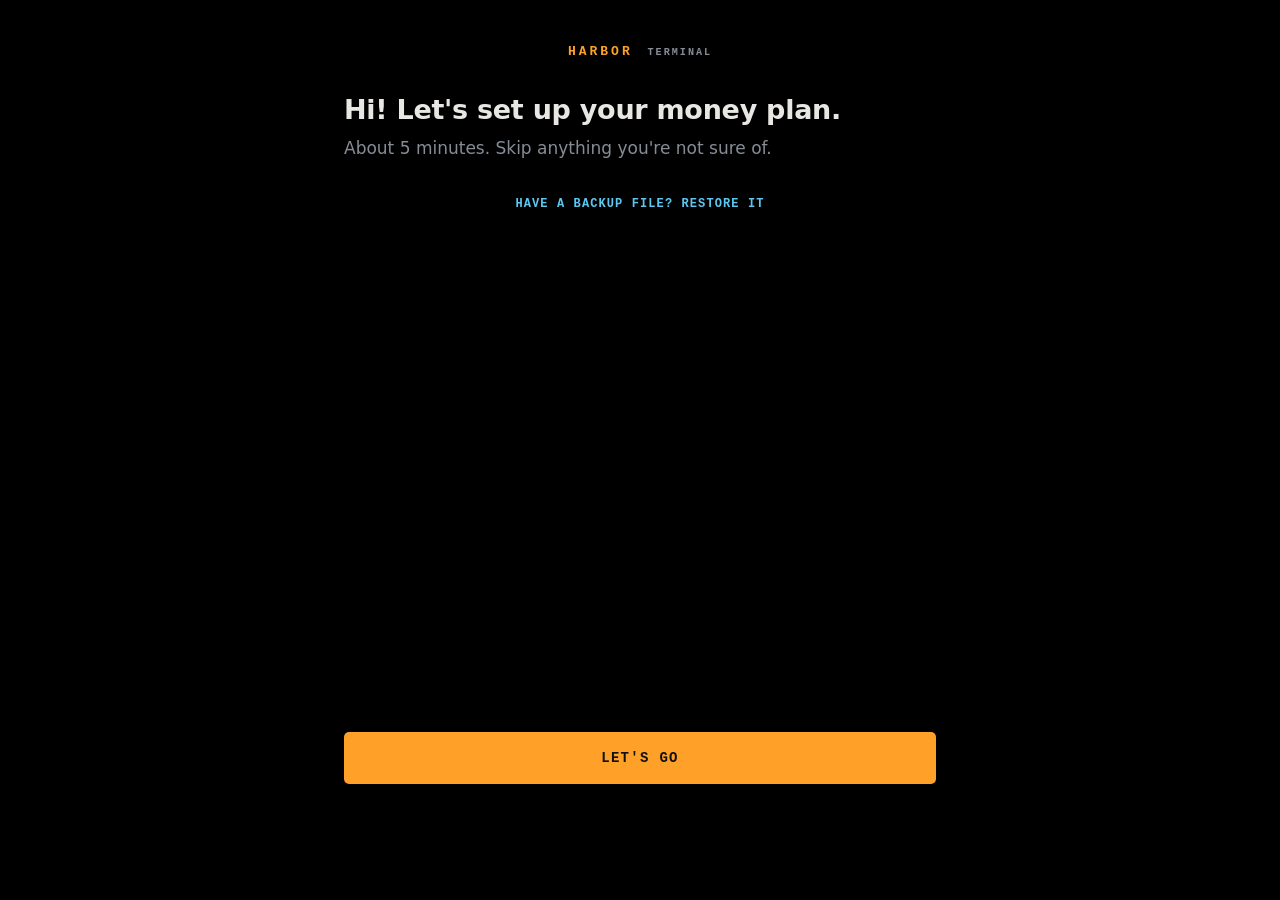
<file: index.html>
<!doctype html>
<html lang="en">
<head>
  <meta charset="utf-8">
  <meta name="viewport" content="width=device-width, initial-scale=1, viewport-fit=cover">
  <title>Harbor Terminal</title>
  <meta name="description" content="Your simple money coach: what to do with each paycheck, and your progress to debt-free.">
  <meta name="color-scheme" content="dark">
  <meta name="theme-color" content="#000000">
  <meta name="mobile-web-app-capable" content="yes">
  <meta name="apple-mobile-web-app-capable" content="yes">
  <meta name="apple-mobile-web-app-title" content="Harbor">
  <meta name="apple-mobile-web-app-status-bar-style" content="black-translucent">
  <meta name="format-detection" content="telephone=no">
  <link rel="manifest" href="./manifest.webmanifest">
  <link rel="icon" href="./icons/icon.svg" type="image/svg+xml">
  <link rel="apple-touch-icon" href="./icons/apple-touch-icon.png">
  <link rel="stylesheet" href="./styles.css">
  <script defer src="./engine.js"></script>
  <script defer src="./visuals.js"></script>
  <script defer src="./app.js"></script>
</head>
<body>
  <div id="banner"></div>
  <main id="app" tabindex="-1">
    <div class="boot">
      <p class="boot-title">HARBOR TERMINAL</p>
      <p class="muted">Loading your plan…</p>
    </div>
  </main>
  <nav id="tabs" aria-label="Main" hidden></nav>
  <div id="layers"></div>
  <div id="toast" role="status" aria-live="polite"></div>
  <input type="file" id="restore-file" accept=".json,application/json,text/plain" hidden>
  <noscript><p class="boot">Harbor needs JavaScript turned on to work.</p></noscript>
  <script>
    // Offline support. Fails silently (e.g. when sw.js is missing or the browser has no service workers).
    if ('serviceWorker' in navigator) {
      window.addEventListener('load', function () {
        try {
          navigator.serviceWorker.register('./sw.js', { scope: './', updateViaCache: 'none' }).catch(function () {});
        } catch (e) { /* ignore */ }
      });
    }
  </script>
</body>
</html>
</file>
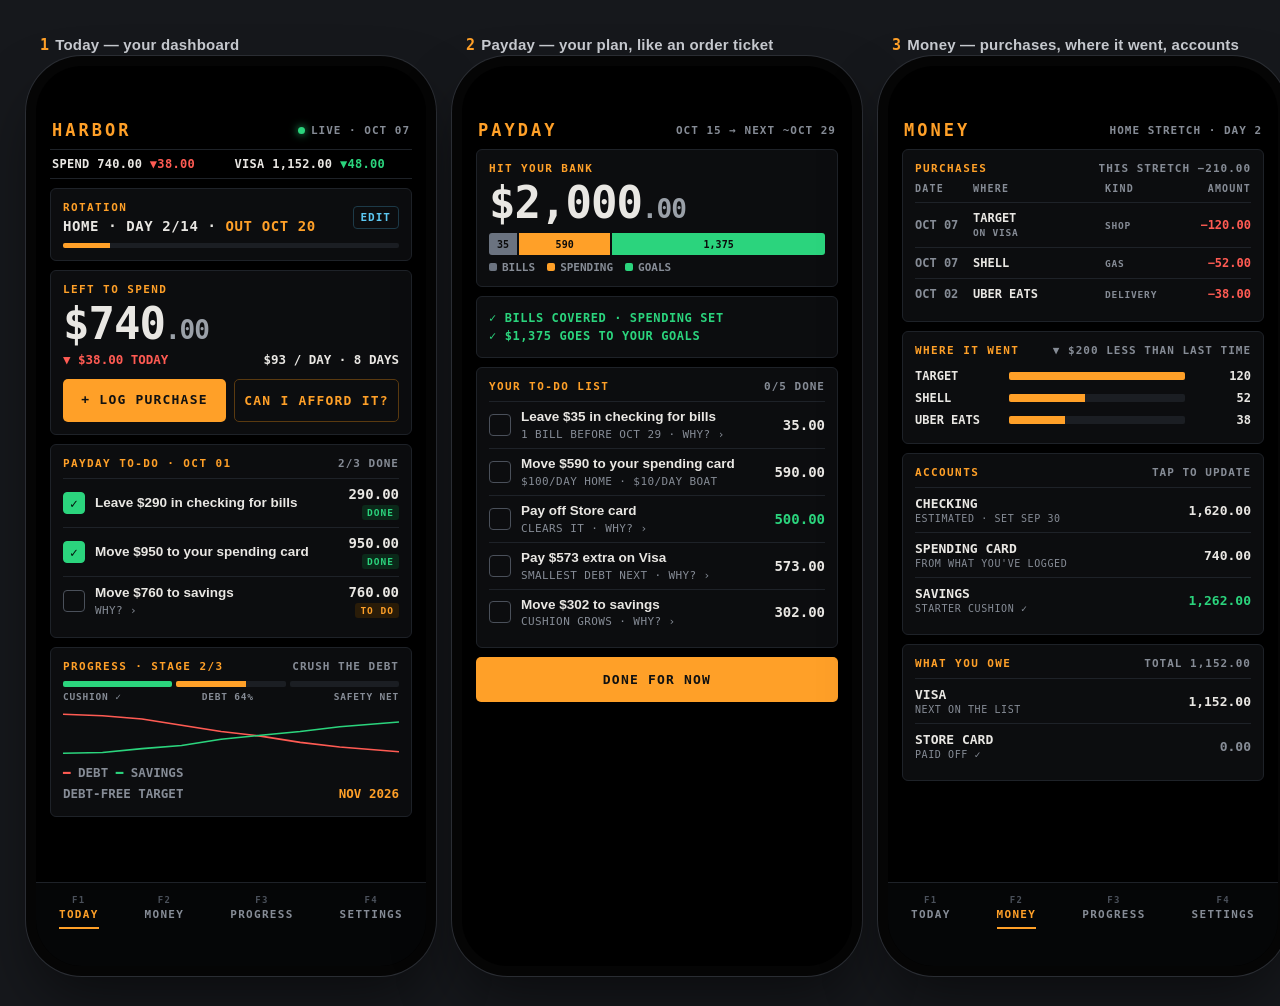
<file: docs/design/terminal-mockup.html>
<!doctype html>
<html><head><meta charset="utf-8">
<style>
  :root{
    --bg:#000; --panel:#0c0d0f; --panel2:#111317; --line:#1e2228; --text:#e9e7e3; --muted:#868c96;
    --amber:#ffa028; --amber-dim:#5a3a10; --green:#2bd47d; --red:#ff5b53; --cyan:#5cc8f2; --gray:#4a505a;
    --mono:"SF Mono", ui-monospace, Menlo, "DejaVu Sans Mono", monospace;
    --sans:-apple-system, "SF Pro Text", "Liberation Sans", "DejaVu Sans", sans-serif;
  }
  *{box-sizing:border-box;margin:0;padding:0}
  body{background:#16181c;font-family:var(--sans);color:var(--text);padding:36px 36px 40px}
  .row{display:flex;gap:36px;align-items:flex-start}
  .cap{font:600 15px var(--sans);color:#c9ccd2;margin:0 0 12px 4px;letter-spacing:.2px}
  .cap b{color:var(--amber);font-family:var(--mono);font-weight:700;margin-right:6px}
  .phone{width:390px;height:900px;background:var(--bg);border-radius:46px;overflow:hidden;position:relative;
    box-shadow:0 0 0 10px #050505,0 0 0 11px #2a2d33,0 30px 60px rgba(0,0,0,.5)}
  .scr{position:absolute;inset:0;padding:54px 14px 92px;display:flex;flex-direction:column;gap:9px}
  .scr>*{flex:none}
  .mono{font-family:var(--mono)}
  .lbl{font:700 11px var(--mono);letter-spacing:1.4px;color:var(--amber);text-transform:uppercase}
  .mut{color:var(--muted)}
  .up{color:var(--green)} .dn{color:var(--red)}
  .top{display:flex;justify-content:space-between;align-items:center;padding:0 2px}
  .brand{font:800 17px var(--mono);letter-spacing:3px;color:var(--amber)}
  .live{font:600 11px var(--mono);color:var(--muted);letter-spacing:1px}
  .live i{display:inline-block;width:7px;height:7px;border-radius:50%;background:var(--green);margin-right:6px;box-shadow:0 0 8px var(--green)}
  .tape{border-top:1px solid var(--line);border-bottom:1px solid var(--line);padding:7px 2px;white-space:nowrap;overflow:hidden;
    font:600 12px var(--mono);letter-spacing:.3px}
  .tape span{margin-right:16px}
  .tape b{color:var(--text);font-weight:700}
  .panel{background:var(--panel);border:1px solid var(--line);border-radius:6px;padding:12px 12px}
  .rot{display:flex;justify-content:space-between;align-items:center;gap:10px}
  .rot .t{font:700 14px var(--mono);letter-spacing:.6px}
  .chg{font:600 11px var(--mono);color:var(--cyan);border:1px solid #1d3a48;border-radius:4px;padding:4px 7px;letter-spacing:1px}
  .bar{height:5px;background:#1b1e23;border-radius:2px;overflow:hidden;margin-top:9px;display:flex}
  .bar i{display:block;height:100%}
  .quote .big{font:700 44px var(--mono);letter-spacing:-1px;margin:6px 0 2px;line-height:1}
  .quote .big small{font-size:26px;color:#9aa0a8}
  .qrow{display:flex;justify-content:space-between;font:600 12.5px var(--mono);margin-top:6px}
  .btns{display:flex;gap:8px;margin-top:12px}
  .btn{flex:1;text-align:center;font:800 13px var(--mono);letter-spacing:1.2px;border-radius:5px;padding:13px 6px}
  .btn.pri{background:var(--amber);color:#111}
  .btn.out{border:1px solid var(--amber-dim);color:var(--amber)}
  .hdr{display:flex;justify-content:space-between;align-items:baseline;margin-bottom:8px}
  .hdr .r{font:600 11px var(--mono);color:var(--muted);letter-spacing:1px}
  .ord{display:flex;align-items:center;gap:10px;padding:7px 0;border-top:1px solid var(--line)}
  .ord:first-of-type{border-top:0}
  .box{width:22px;height:22px;border:1.5px solid var(--gray);border-radius:4px;flex:none;display:grid;place-items:center;font:800 13px var(--mono)}
  .box.on{background:var(--green);border-color:var(--green);color:#03140b}
  .ord .txt{flex:1;font:600 13.5px var(--sans);line-height:1.25}
  .ord .txt em{display:block;font:500 11px var(--mono);color:var(--muted);font-style:normal;letter-spacing:.4px;margin-top:2px}
  .ord .amt{font:700 14px var(--mono);text-align:right}
  .ord .st{font:700 9.5px var(--mono);letter-spacing:1px;padding:2px 5px;border-radius:3px;margin-top:3px;display:inline-block}
  .st.f{color:var(--green);background:#0b2a1a} .st.o{color:var(--amber);background:#2a1c08}
  .why{font:700 10px var(--mono);color:var(--cyan);letter-spacing:1px;margin-left:2px}
  .kv{display:flex;justify-content:space-between;font:600 12.5px var(--mono);padding:3px 0}
  .stage{display:flex;gap:4px;margin:8px 0 4px}
  .stage div{flex:1;height:6px;border-radius:2px;background:#1b1e23}
  .stage .d{background:var(--green)} .stage .c{background:linear-gradient(90deg,var(--amber) 64%,#1b1e23 64%)}
  .stg{display:flex;justify-content:space-between;font:600 9.5px var(--mono);color:var(--muted);letter-spacing:.8px}
  .tabs{position:absolute;left:0;right:0;bottom:0;height:84px;border-top:1px solid var(--line);background:#050607;
    display:flex;justify-content:space-around;padding-top:12px}
  .tab{font:700 11px var(--mono);letter-spacing:1.3px;color:var(--muted);text-align:center}
  .tab small{display:block;font-size:9px;color:#4b515b;margin-bottom:3px}
  .tab.on{color:var(--amber)} .tab.on:after{content:"";display:block;height:2px;background:var(--amber);margin-top:6px}
  .alloc{display:flex;height:22px;border-radius:3px;overflow:hidden;margin:8px 0 6px;gap:2px}
  .alloc div{display:flex;align-items:center;justify-content:center;font:800 10px var(--mono);color:#0b0b0b}
  .leg{display:flex;gap:12px;font:600 11px var(--mono);color:var(--muted)}
  .leg i{display:inline-block;width:8px;height:8px;border-radius:2px;margin-right:5px}
  .status{font:700 12px var(--mono);color:var(--green);letter-spacing:.6px;line-height:1.5}
  .trow{display:grid;grid-template-columns:52px 1fr 64px 76px;gap:6px;font:600 12px var(--mono);padding:8px 0;border-top:1px solid var(--line);align-items:center}
  .trow.h{color:var(--muted);font-size:10px;letter-spacing:1.2px;border-top:0;padding-top:0}
  .trow .r{text-align:right}
  .tag{font:700 9.5px var(--mono);color:var(--muted);letter-spacing:.8px}
  .hb{display:grid;grid-template-columns:86px 1fr 58px;gap:8px;align-items:center;font:600 12px var(--mono);padding:4px 0}
  .hb .b{height:8px;background:#1b1e23;border-radius:2px;overflow:hidden}
  .hb .b i{display:block;height:100%;background:var(--amber)}
  .pos{display:flex;justify-content:space-between;align-items:center;padding:8px 0;border-top:1px solid var(--line);font:600 13px var(--mono)}
  .pos:first-of-type{border-top:0}
  .pos small{display:block;font:500 10px var(--mono);color:var(--muted);letter-spacing:.6px;margin-top:2px}
  svg text{font-family:var(--mono)}
</style></head>
<body>
<div class="row">

<!-- ============ TODAY ============ -->
<div>
<p class="cap"><b>1</b>Today — your dashboard</p>
<div class="phone"><div class="scr">
  <div class="top"><span class="brand">HARBOR</span><span class="live"><i></i>LIVE · OCT 07</span></div>
  <div class="tape">
    <span>SPEND <b>740.00</b> <span class="dn">▼38.00</span></span>
    <span>VISA <b>1,152.00</b> <span class="up">▼48.00</span></span>
    <span>SAVINGS <b>1,262.00</b> <span class="up">▲302.00</span></span>
  </div>
  <div class="panel">
    <div class="rot"><div><div class="lbl">Rotation</div><div class="t" style="margin-top:4px">HOME · DAY 2/14 · <span style="color:var(--amber)">OUT OCT 20</span></div></div><span class="chg">EDIT</span></div>
    <div class="bar"><i style="width:14%;background:var(--amber)"></i></div>
  </div>
  <div class="panel quote">
    <div class="lbl">Left to spend</div>
    <div class="big">$740<small>.00</small></div>
    <div class="qrow"><span class="dn">▼ $38.00 TODAY</span><span>$93 / DAY · 8 DAYS</span></div>
    <div class="btns"><div class="btn pri">+ LOG PURCHASE</div><div class="btn out">CAN I AFFORD IT?</div></div>
  </div>
  <div class="panel">
    <div class="hdr"><span class="lbl">Payday to-do · Oct 01</span><span class="r">2/3 DONE</span></div>
    <div class="ord"><div class="box on">✓</div><div class="txt">Leave $290 in checking for bills</div><div class="amt">290.00<br><span class="st f">DONE</span></div></div>
    <div class="ord"><div class="box on">✓</div><div class="txt">Move $950 to your spending card</div><div class="amt">950.00<br><span class="st f">DONE</span></div></div>
    <div class="ord"><div class="box"></div><div class="txt">Move $760 to savings<em>WHY? ›</em></div><div class="amt">760.00<br><span class="st o">TO DO</span></div></div>
  </div>
  <div class="panel">
    <div class="hdr"><span class="lbl">Progress · Stage 2/3</span><span class="r">CRUSH THE DEBT</span></div>
    <div class="stage"><div class="d"></div><div class="c"></div><div></div></div>
    <div class="stg"><span>CUSHION ✓</span><span>DEBT 64%</span><span>SAFETY NET</span></div>
    <svg width="100%" height="50" viewBox="0 0 340 64" preserveAspectRatio="none" style="margin-top:6px">
      <polyline points="0,8 40,10 80,14 120,22 160,30 200,36 240,44 280,50 340,56" fill="none" stroke="#ff5b53" stroke-width="2"/>
      <polyline points="0,58 40,57 80,52 120,48 160,40 200,35 240,30 280,24 340,18" fill="none" stroke="#2bd47d" stroke-width="2"/>
      
    </svg>
    <div class="kv"><span class="mut"><span class="dn">━</span> DEBT  <span class="up">━</span> SAVINGS</span></div>
    <div class="kv"><span class="mut">DEBT-FREE TARGET</span><span style="color:var(--amber)">NOV 2026</span></div>
  </div>
</div>
<div class="tabs"><div class="tab on"><small>F1</small>TODAY</div><div class="tab"><small>F2</small>MONEY</div><div class="tab"><small>F3</small>PROGRESS</div><div class="tab"><small>F4</small>SETTINGS</div></div>
</div>
</div>

<!-- ============ PAYDAY ============ -->
<div>
<p class="cap"><b>2</b>Payday — your plan, like an order ticket</p>
<div class="phone"><div class="scr">
  <div class="top"><span class="brand">PAYDAY</span><span class="live">OCT 15 → NEXT ~OCT 29</span></div>
  <div class="panel quote">
    <div class="lbl">Hit your bank</div>
    <div class="big">$2,000<small>.00</small></div>
    <div class="alloc"><div style="flex:35;background:#6b7380;min-width:28px">35</div><div style="flex:590;background:var(--amber)">590</div><div style="flex:1375;background:var(--green)">1,375</div></div>
    <div class="leg"><span><i style="background:#6b7380"></i>BILLS</span><span><i style="background:var(--amber)"></i>SPENDING</span><span><i style="background:var(--green)"></i>GOALS</span></div>
  </div>
  <div class="panel"><div class="status">✓ BILLS COVERED · SPENDING SET<br>✓ $1,375 GOES TO YOUR GOALS</div></div>
  <div class="panel">
    <div class="hdr"><span class="lbl">Your to-do list</span><span class="r">0/5 DONE</span></div>
    <div class="ord"><div class="box"></div><div class="txt">Leave $35 in checking for bills<em>1 BILL BEFORE OCT 29 · WHY? ›</em></div><div class="amt">35.00</div></div>
    <div class="ord"><div class="box"></div><div class="txt">Move $590 to your spending card<em>$100/DAY HOME · $10/DAY BOAT</em></div><div class="amt">590.00</div></div>
    <div class="ord"><div class="box"></div><div class="txt">Pay off Store card<em>CLEARS IT · WHY? ›</em></div><div class="amt up">500.00</div></div>
    <div class="ord"><div class="box"></div><div class="txt">Pay $573 extra on Visa<em>SMALLEST DEBT NEXT · WHY? ›</em></div><div class="amt">573.00</div></div>
    <div class="ord"><div class="box"></div><div class="txt">Move $302 to savings<em>CUSHION GROWS · WHY? ›</em></div><div class="amt">302.00</div></div>
  </div>
  <div class="btn pri" style="flex:none;padding:15px">DONE FOR NOW</div>
</div></div>
</div>

<!-- ============ MONEY ============ -->
<div>
<p class="cap"><b>3</b>Money — purchases, where it went, accounts</p>
<div class="phone"><div class="scr">
  <div class="top"><span class="brand">MONEY</span><span class="live">HOME STRETCH · DAY 2</span></div>
  <div class="panel">
    <div class="hdr"><span class="lbl">Purchases</span><span class="r">THIS STRETCH −210.00</span></div>
    <div class="trow h"><span>DATE</span><span>WHERE</span><span>KIND</span><span class="r">AMOUNT</span></div>
    <div class="trow"><span class="mut">OCT 07</span><span>TARGET<br><span class="tag">ON VISA</span></span><span class="tag">SHOP</span><span class="r dn">−120.00</span></div>
    <div class="trow"><span class="mut">OCT 07</span><span>SHELL</span><span class="tag">GAS</span><span class="r dn">−52.00</span></div>
    <div class="trow"><span class="mut">OCT 02</span><span>UBER EATS</span><span class="tag">DELIVERY</span><span class="r dn">−38.00</span></div>
  </div>
  <div class="panel">
    <div class="hdr"><span class="lbl">Where it went</span><span class="r up">▼ $200 LESS THAN LAST TIME</span></div>
    <div class="hb"><span>TARGET</span><div class="b"><i style="width:100%"></i></div><span class="r" style="text-align:right">120</span></div>
    <div class="hb"><span>SHELL</span><div class="b"><i style="width:43%"></i></div><span style="text-align:right">52</span></div>
    <div class="hb"><span>UBER EATS</span><div class="b"><i style="width:32%"></i></div><span style="text-align:right">38</span></div>
  </div>
  <div class="panel">
    <div class="hdr"><span class="lbl">Accounts</span><span class="r">TAP TO UPDATE</span></div>
    <div class="pos"><span>CHECKING<small>ESTIMATED · SET SEP 30</small></span><span>1,620.00</span></div>
    <div class="pos"><span>SPENDING CARD<small>FROM WHAT YOU'VE LOGGED</small></span><span>740.00</span></div>
    <div class="pos"><span>SAVINGS<small>STARTER CUSHION ✓</small></span><span class="up">1,262.00</span></div>
  </div>
  <div class="panel">
    <div class="hdr"><span class="lbl">What you owe</span><span class="r">TOTAL 1,152.00</span></div>
    <div class="pos"><span>VISA<small>NEXT ON THE LIST</small></span><span>1,152.00</span></div>
    <div class="pos"><span>STORE CARD<small class="up">PAID OFF ✓</small></span><span class="mut">0.00</span></div>
  </div>
</div>
<div class="tabs"><div class="tab"><small>F1</small>TODAY</div><div class="tab on"><small>F2</small>MONEY</div><div class="tab"><small>F3</small>PROGRESS</div><div class="tab"><small>F4</small>SETTINGS</div></div>
</div>
</div>

</div>
</body></html>
</file>
<file: styles.css>
/* Harbor Terminal — styles. Dark trading-terminal look (amber, green, red, mono numbers),
 * big and thumb-friendly. Contract: docs/SPEC.md §11 (look) on top of §6–§8 (screens).
 * Dark only. The old token names below are kept and pointed at terminal colors, then the
 * TERMINAL LAYER at the end of this file restyles each component. */

:root {
  /* terminal palette (§11.2) */
  --text: #E9E7E3;
  --panel: #0C0D0F;
  --panel-2: #111317;
  --panel-3: #1B1E23;
  --gray: #4A505A;
  --bills: #6B7380;
  --amber: #FFA028;
  --amber-dim: #5A3A10;
  --amber-bg: #2A1C08;
  --green: #2BD47D;
  --green-bg: #0B2A1A;
  --red: #FF5B53;
  --red-bg: #2A0F0E;
  --cyan: #5CC8F2;
  --mono: "SF Mono", ui-monospace, Menlo, Consolas, "Liberation Mono", monospace;

  /* original names, now terminal colors */
  --bg: #000000;
  --card: var(--panel);
  --ink: var(--text);
  --muted: #868C96;
  --line: #1E2228;
  --sea: var(--amber);
  --sea-soft: var(--amber-bg);
  --teal: var(--green);
  --teal-soft: var(--green-bg);
  --teal-ink: var(--green);
  --sand: #1A1408;
  --gold: var(--amber);
  --coral: var(--red);
  --coral-soft: var(--red-bg);

  --btn: var(--amber);
  --btn-press: #E68A12;
  --coral-ink: #FF8A84;
  --field: #08090B;
  --shadow: 0 0 0 1px var(--line);
  --shadow-lift: 0 0 0 1px var(--line), 0 20px 60px rgba(0, 0, 0, .7);
  --scrim: rgba(0, 0, 0, .74);
  --radius: 6px;
  --font: -apple-system, BlinkMacSystemFont, "SF Pro Text", system-ui, "Segoe UI", Roboto, "Liberation Sans", sans-serif;
  --sat: env(safe-area-inset-top, 0px);
  --sab: env(safe-area-inset-bottom, 0px);
  --sal: env(safe-area-inset-left, 0px);
  --sar: env(safe-area-inset-right, 0px);
  --tabs-h: 64px;
  color-scheme: dark;
}

/* ------------------------------------------------------------------ base */

*, *::before, *::after { box-sizing: border-box; }

html {
  -webkit-text-size-adjust: 100%;
  text-size-adjust: 100%;
  background: var(--bg);
}

body {
  margin: 0;
  min-height: 100vh;
  min-height: 100dvh;
  background: var(--bg);
  color: var(--ink);
  font-family: var(--font);
  font-size: 18px;
  line-height: 1.45;
  -webkit-font-smoothing: antialiased;
  -webkit-tap-highlight-color: transparent;
  overflow-x: hidden;
}

body.has-layer { overflow: hidden; }

button, input, select, textarea {
  font: inherit;
  color: inherit;
  touch-action: manipulation;
}

button { cursor: pointer; -webkit-tap-highlight-color: transparent; }
button:disabled { cursor: default; opacity: .5; }

a { color: var(--sea); }

h1, h2, h3, p { margin: 0; }

:focus { outline: none; }
:focus-visible { outline: 3px solid var(--sea); outline-offset: 2px; }
.input:focus-visible, .select:focus-visible, .sheet:focus-visible, .sheet:focus, h1:focus, #app:focus-visible { outline: none; }

.muted { color: var(--muted); }
.nowrap { white-space: nowrap; }
.sr-only {
  position: absolute; width: 1px; height: 1px; padding: 0; margin: -1px;
  overflow: hidden; clip: rect(0 0 0 0); white-space: nowrap; border: 0;
}

/* ------------------------------------------------------------------ page frame */

#app {
  max-width: 560px;
  margin: 0 auto;
  padding:
    calc(var(--sat) + 16px)
    calc(var(--sar) + 16px)
    calc(var(--sab) + var(--tabs-h) + 32px)
    calc(var(--sal) + 16px);
}
#app:focus { outline: none; }
body.no-tabs #app { padding-bottom: calc(var(--sab) + 24px); }

@media (min-width: 700px) {
  #app {
    padding-top: calc(var(--sat) + 40px);
    padding-left: calc(var(--sal) + 24px);
    padding-right: calc(var(--sar) + 24px);
  }
}

/* iPad landscape: Today shows the checklist and the goal card side by side. */
@media (min-width: 1000px) and (orientation: landscape) {
  body[data-screen="today"] #app { max-width: 980px; }
  .today-grid { display: grid; grid-template-columns: 1.25fr 1fr; gap: 16px; align-items: start; }
  .today-grid > .card { margin-top: 0; }
  .today-side > .card:first-child { margin-top: 0; }
  .today-side .spend-actions { flex-direction: column; gap: 4px; }
  .today-side .spend-actions .btn { flex: none; }
}

.boot { padding: 30vh 16px 0; text-align: center; }
.boot-title { font-size: 30px; font-weight: 800; margin-bottom: 6px; }

.page-title {
  font-size: 30px;
  font-weight: 800;
  letter-spacing: -.01em;
  line-height: 1.15;
  margin: 4px 4px 18px;
}

.section-title {
  font-size: 15px;
  font-weight: 800;
  letter-spacing: .06em;
  text-transform: uppercase;
  color: var(--muted);
  margin: 28px 6px 10px;
}

/* ------------------------------------------------------------------ cards */

.card {
  background: var(--card);
  border-radius: var(--radius);
  box-shadow: var(--shadow);
  padding: 20px;
  margin-bottom: 16px;
}
@media (min-width: 700px) {
  .card { padding: 24px; }
}
.card-flush { padding: 0; overflow: hidden; }

.card-head {
  display: flex;
  align-items: baseline;
  justify-content: space-between;
  gap: 12px;
  margin-bottom: 6px;
}
.card-title { font-size: 22px; font-weight: 800; line-height: 1.25; }
.card-count { font-size: 16px; font-weight: 700; color: var(--muted); white-space: nowrap; }

/* ------------------------------------------------------------------ buttons */

.btn {
  display: flex;
  align-items: center;
  justify-content: center;
  gap: 10px;
  width: 100%;
  min-height: 56px;
  padding: 10px 20px;
  border: 0;
  border-radius: 16px;
  font-size: 19px;
  font-weight: 700;
  line-height: 1.2;
  text-align: center;
  text-decoration: none;
  transition: transform .08s ease, background-color .15s ease;
}
.btn:active:not(:disabled) { transform: scale(.98); }

.btn-primary { background: var(--btn); color: #FFFFFF; }
.btn-primary:active:not(:disabled) { background: var(--btn-press); }

.btn-soft { background: var(--sea-soft); color: var(--sea); }

.btn-ghost { background: transparent; color: var(--sea); border: 2px solid var(--line); }

.btn-text {
  background: transparent;
  color: var(--sea);
  min-height: 48px;
  font-weight: 700;
  font-size: 18px;
}

.btn-danger { background: var(--coral-soft); color: var(--coral-ink); }

.btn-paid {
  min-height: 76px;
  border-radius: 22px;
  font-size: 24px;
  font-weight: 800;
  background: var(--btn);
  color: #FFFFFF;
  box-shadow: 0 8px 22px rgba(30, 111, 168, .32);
  letter-spacing: .01em;
}
.btn-paid:active:not(:disabled) { background: var(--btn-press); }

.btn-small {
  width: auto;
  min-height: 44px;
  padding: 6px 16px;
  font-size: 16px;
  border-radius: 12px;
}

.btn-row { display: flex; gap: 12px; }
.btn-row > .btn { flex: 1 1 0; }
.stack > * + * { margin-top: 10px; }

.links {
  display: flex;
  flex-wrap: wrap;
  justify-content: center;
  gap: 4px 20px;
  margin-top: 6px;
}
.link {
  background: none;
  border: 0;
  padding: 10px 6px;
  min-height: 44px;
  color: var(--sea);
  font-size: 16px;
  font-weight: 700;
}
.link-muted { color: var(--muted); }

/* ------------------------------------------------------------------ rotation banner */

.banner {
  display: flex;
  align-items: center;
  gap: 12px;
  width: 100%;
  min-height: 72px;
  margin-bottom: 16px;
  padding: 16px 18px 16px 20px;
  border: 0;
  border-radius: var(--radius);
  background: var(--sea-soft);
  color: var(--ink);
  text-align: left;
}
.banner:active { transform: scale(.99); }
.banner-text { flex: 1 1 auto; min-width: 0; font-size: 20px; font-weight: 800; line-height: 1.3; }
.banner-sub { display: block; font-size: 15px; font-weight: 600; color: var(--muted); margin-top: 2px; }
.banner-go {
  flex: 0 0 auto;
  font-size: 15px;
  font-weight: 700;
  color: var(--sea);
  background: var(--card);
  border-radius: 999px;
  padding: 7px 12px;
}

/* ------------------------------------------------------------------ next-up card */

.next-when { font-size: 22px; font-weight: 800; line-height: 1.3; }
.next-sub { color: var(--muted); font-size: 17px; margin-top: 2px; }
.next-done { color: var(--teal-ink); font-weight: 700; font-size: 17px; margin-top: 6px; }
.next-card .btn-paid { margin-top: 18px; }
.next-card .btn-again { margin-top: 12px; }

.reminders { margin-top: 16px; display: grid; gap: 10px; }
.remind {
  display: flex;
  align-items: center;
  flex-wrap: nowrap;
  gap: 8px;
  padding: 10px 8px 10px 14px;
  border-radius: 16px;
  background: var(--bg);
}
.remind-text { flex: 1 1 auto; min-width: 0; font-size: 17px; font-weight: 700; line-height: 1.3; overflow-wrap: anywhere; }
.remind-text small { display: block; font-size: 14px; font-weight: 600; color: var(--muted); }
.remind-actions { display: flex; gap: 2px; flex: none; white-space: nowrap; }
.remind-actions .btn-small { padding-left: 12px; padding-right: 12px; }

.safe-steps { list-style: none; margin: 0; padding: 0; display: grid; gap: 10px; }
.safe-steps li {
  display: flex;
  align-items: flex-start;
  gap: 14px;
  padding: 14px 16px;
  background: var(--bg);
  border-radius: 16px;
  font-size: 17px;
  line-height: 1.4;
}
.safe-steps .num {
  flex: none;
  width: 34px; height: 34px;
  border-radius: 50%;
  background: var(--sea-soft);
  color: var(--sea);
  display: flex; align-items: center; justify-content: center;
  font-weight: 800;
}
.safe-steps li > div { min-width: 0; padding-top: 5px; }
.safe-steps .btn { display: flex; width: auto; margin-top: 10px; }

/* ------------------------------------------------------------------ checklist */

.checklist { list-style: none; margin: 8px 0 0; padding: 0; }
.item { border-top: 1.5px solid var(--line); }
.item:first-child { border-top: 0; }
.item-row { display: flex; align-items: flex-start; gap: 6px; }

.tick {
  flex: 1 1 auto;
  min-width: 0;
  display: flex;
  align-items: flex-start;
  gap: 14px;
  padding: 16px 0;
  min-height: 68px;
  border: 0;
  background: none;
  text-align: left;
  color: var(--ink);
}
.box {
  flex: 0 0 auto;
  width: 34px;
  height: 34px;
  margin-top: 1px;
  border-radius: 11px;
  border: 2.5px solid var(--sea);
  background: var(--card);
  display: flex;
  align-items: center;
  justify-content: center;
  color: #FFFFFF;
  transition: background-color .15s ease, border-color .15s ease, transform .15s ease;
}
.box svg { width: 20px; height: 20px; opacity: 0; transform: scale(.6); transition: opacity .15s ease, transform .2s ease; }
.tick[aria-checked="true"] .box { background: var(--teal); border-color: var(--teal); }
.tick[aria-checked="true"] .box svg { opacity: 1; transform: scale(1); }
.tick:active .box { transform: scale(.92); }
.tick.is-moved { cursor: default; }
.tick.is-moved .box { border-style: dashed; border-color: var(--line); color: var(--muted); font-size: 20px; font-weight: 800; }
.tick.is-moved:active .box { transform: none; }
.tick.is-moved .item-label { color: var(--muted); }

.item-text { display: block; min-width: 0; }
.item-label { display: block; font-size: 19px; font-weight: 700; line-height: 1.3; overflow-wrap: anywhere; }
.item-sub { display: block; font-size: 15px; color: var(--muted); margin-top: 3px; line-height: 1.35; }
.tick[aria-checked="true"] .item-label { color: var(--muted); text-decoration: line-through; text-decoration-thickness: 2px; text-decoration-color: color-mix(in srgb, var(--muted) 60%, transparent); }

.why-btn {
  flex: 0 0 auto;
  margin-top: 14px;
  min-height: 40px;
  min-width: 56px;
  padding: 4px 12px;
  border: 0;
  border-radius: 999px;
  background: var(--sea-soft);
  color: var(--sea);
  font-size: 15px;
  font-weight: 800;
}
.why-btn[aria-expanded="true"] { background: var(--sea); color: var(--card); }

.why {
  margin: 0 0 14px 48px;
  padding: 12px 14px;
  border-radius: 14px;
  background: var(--bg);
  font-size: 16px;
  line-height: 1.45;
  color: var(--ink);
}
.why-list { list-style: none; margin: 10px 0 0; padding: 0; }
.why-list li {
  display: flex;
  justify-content: space-between;
  gap: 12px;
  padding: 6px 0;
  border-top: 1px dashed var(--line);
  font-size: 15px;
}
.why-list li span:first-child { min-width: 0; overflow-wrap: anywhere; }
.why-list li b { white-space: nowrap; }
.why-list .when { color: var(--muted); font-weight: 600; }

/* ------------------------------------------------------------------ progress card */

.progress-card {
  display: block;
  width: 100%;
  border: 0;
  text-align: left;
  color: var(--ink);
  cursor: pointer;
}
.progress-card:active { transform: scale(.995); }
.progress-card .v-mini { margin: -4px 0 10px; }
.progress-row { display: flex; align-items: center; gap: 16px; }
.progress-jar { flex: 0 0 60px; width: 60px; }
.progress-text { flex: 1 1 auto; min-width: 0; }
.stage-line { font-size: 15px; font-weight: 800; color: var(--sea); letter-spacing: .01em; }
.goal-line { font-size: 22px; font-weight: 800; line-height: 1.25; margin-top: 2px; }
.goal-line.is-soft { font-size: 18px; font-weight: 700; color: var(--muted); }
.saved-line { font-size: 17px; color: var(--muted); margin-top: 2px; }
.saved-line b { color: var(--ink); }
.more {
  display: flex;
  align-items: center;
  justify-content: flex-end;
  gap: 4px;
  margin-top: 12px;
  font-size: 16px;
  font-weight: 700;
  color: var(--sea);
}

/* ------------------------------------------------------------------ money: left to spend (§10.9) */

.spend-label { font-size: 15px; font-weight: 800; letter-spacing: .06em; text-transform: uppercase; color: var(--muted); }
.spend-amt { font-size: 40px; font-weight: 800; line-height: 1.1; letter-spacing: -.01em; margin-top: 4px; font-variant-numeric: tabular-nums; }
.spend-card.is-big .spend-amt { font-size: 52px; }
.spend-sub { font-size: 17px; font-weight: 600; color: var(--muted); margin-top: 4px; }
.spend-intro { font-size: 18px; margin-top: 6px; }
.spend-over {
  margin-top: 12px;
  padding: 12px 14px;
  border-radius: 14px;
  background: var(--sand);
  font-size: 17px;
  font-weight: 700;
  line-height: 1.4;
}
.spend-carried { font-size: 16px; font-weight: 700; color: var(--teal-ink); margin-top: 8px; }
.spend-actions { margin-top: 16px; gap: 10px; }
.spend-actions .btn { min-width: 0; padding: 10px 12px; font-size: 18px; }

.spend-invite {
  display: flex;
  align-items: center;
  gap: 12px;
  padding: 14px 14px 14px 18px;
}
.invite-text { flex: 1 1 auto; min-width: 0; font-size: 17px; font-weight: 700; line-height: 1.35; }
.invite-sub { font-weight: 600; color: var(--muted); }
.spend-invite .btn { flex: none; }
.spend-actions .btn-text { min-height: 52px; }
@media (max-width: 479px) {
  .spend-actions { flex-direction: column; gap: 4px; }
  .spend-actions .btn { flex: none; }
  .spend-card.is-big .spend-actions { gap: 10px; }
  .spend-invite { flex-direction: column; align-items: stretch; gap: 10px; }
  .spend-invite .btn { width: 100%; }
}

/* purchase sheet */
.opt { font-weight: 600; opacity: .8; }
.cat-grid { display: grid; grid-template-columns: repeat(4, minmax(0, 1fr)); gap: 8px; }
.cat {
  display: flex;
  flex-direction: column;
  align-items: center;
  justify-content: center;
  gap: 2px;
  min-width: 0;
  min-height: 72px;
  padding: 8px 4px;
  border: 1.5px solid var(--line);
  border-radius: 16px;
  background: var(--card);
  color: var(--ink);
}
.cat-emoji { font-size: 26px; line-height: 1.1; }
.cat-label { font-size: 14px; font-weight: 700; line-height: 1.15; text-align: center; letter-spacing: -.01em; hyphens: none; }
@media (max-width: 400px) { .cat { padding-left: 2px; padding-right: 2px; } .cat-label { font-size: 13px; } }
.cat.is-on { border-color: var(--sea); background: var(--sea-soft); box-shadow: 0 0 0 1.5px var(--sea); }
.cat:active { transform: scale(.96); }
.pw-chips { margin-top: 0; }
.pw-chips .chip { text-align: left; line-height: 1.25; }
.pw-chips .chip small { font-size: 14px; font-weight: 600; color: var(--muted); }
.when-row { display: flex; align-items: center; flex-wrap: wrap; gap: 8px; }
.when-row .chip { min-height: 48px; }
.when-row .input-date { flex: 1 1 170px; width: auto; min-width: 0; min-height: 50px; padding-top: 8px; padding-bottom: 8px; font-size: 18px; }

/* can I afford it? */
.verdict { border-radius: 18px; padding: 16px; margin-bottom: 8px; }
.verdict-idle { background: var(--bg); }
.verdict-ok { background: var(--teal-soft); }
.verdict-tight { background: var(--sand); }
.verdict-wait { background: var(--coral-soft); }
.verdict-head { display: flex; gap: 12px; align-items: flex-start; }
.verdict-emoji { font-size: 28px; line-height: 1.1; flex: none; }
.verdict-text { font-size: 19px; font-weight: 800; line-height: 1.35; }
.verdict-sub { font-size: 16px; font-weight: 600; color: var(--muted); margin-top: 6px; }
.verdict-idle .verdict-sub { margin-top: 0; font-size: 17px; }
.tiles.verdict-tiles { grid-template-columns: minmax(0, 1fr) auto minmax(0, 1fr); align-items: stretch; gap: 8px; margin-top: 14px; }
.verdict-tiles .tile { background: color-mix(in srgb, var(--card) 70%, transparent); }
.verdict-tiles .tile b { font-size: 20px; }
.verdict-tiles .arrow { align-self: center; }
.verdict-tiles .arrow { font-size: 22px; font-weight: 800; color: var(--muted); }

/* stat tiles (where it went, afford) */
.tiles { display: grid; grid-template-columns: 1fr 1fr; gap: 10px; }
.tiles.one { grid-template-columns: 1fr; }
.tile { min-width: 0; padding: 12px 14px; border-radius: 16px; background: var(--bg); }
.tile span { display: block; font-size: 15px; font-weight: 700; color: var(--muted); line-height: 1.3; }
.tile b { display: block; font-size: 24px; font-weight: 800; line-height: 1.2; margin-top: 2px; font-variant-numeric: tabular-nums; }
.tile small { display: block; font-size: 15px; font-weight: 600; color: var(--muted); margin-top: 2px; }

/* recent purchases */
.buy-day {
  display: flex;
  justify-content: space-between;
  gap: 12px;
  padding: 12px 18px 6px;
  font-size: 15px;
  font-weight: 800;
  color: var(--muted);
  background: var(--bg);
  border-top: 1.5px solid var(--line);
}
.buys > .buy-day:first-child { border-top: 0; }
.buy-list { list-style: none; margin: 0; padding: 0; }
.buy-list li + li { border-top: 1.5px solid var(--line); }
.buy-row {
  display: flex;
  align-items: center;
  gap: 12px;
  width: 100%;
  min-height: 64px;
  padding: 10px 18px;
  border: 0;
  background: none;
  color: var(--ink);
  text-align: left;
}
.buy-emoji {
  flex: none;
  width: 42px; height: 42px;
  border-radius: 14px;
  background: var(--bg);
  display: flex; align-items: center; justify-content: center;
  font-size: 22px;
}
.buy-name { display: block; font-size: 18px; font-weight: 700; line-height: 1.3; overflow: hidden; text-overflow: ellipsis; white-space: nowrap; }
.buy-what { font-weight: 600; color: var(--muted); }
.buy-sub { display: block; font-size: 15px; color: var(--muted); line-height: 1.3; overflow: hidden; text-overflow: ellipsis; white-space: nowrap; }
.buy-amt { flex: none; font-size: 18px; font-weight: 800; font-variant-numeric: tabular-nums; }
.small-note.center { text-align: center; }

/* where it went */
.mini-title { font-size: 16px; font-weight: 800; margin: 20px 2px 8px; }
.where-card .small-note { margin-top: 12px; }
.bars { list-style: none; margin: 0; padding: 0; display: grid; gap: 10px; }
.bar-row { display: grid; grid-template-columns: minmax(0, 1fr) auto; gap: 4px 12px; align-items: baseline; }
.bar-name { min-width: 0; font-size: 17px; font-weight: 700; overflow: hidden; text-overflow: ellipsis; white-space: nowrap; }
.bar-name small { font-size: 14px; font-weight: 700; color: var(--muted); }
.bar-amt { font-size: 17px; font-weight: 800; font-variant-numeric: tabular-nums; }
.bar-track { grid-column: 1 / -1; height: 10px; border-radius: 99px; background: var(--bg); overflow: hidden; }
.bar-fill { display: block; height: 100%; border-radius: 99px; background: var(--sea); }
.bars.is-cats .bar-fill { background: var(--gold); }

/* accounts */
.row-value.is-add { color: var(--sea); font-weight: 700; }
.row-value.is-amt { color: var(--ink); font-weight: 700; font-variant-numeric: tabular-nums; }

.recap-compare { font-weight: 800; color: var(--ink); }

/* ------------------------------------------------------------------ setup */

.setup {
  display: flex;
  flex-direction: column;
  min-height: calc(100vh - var(--sat) - var(--sab) - 40px);
  min-height: calc(100dvh - var(--sat) - var(--sab) - 40px);
}
@media (min-width: 700px) {
  .setup { min-height: min(760px, calc(100dvh - var(--sat) - var(--sab) - 80px)); }
}

.topbar {
  display: grid;
  grid-template-columns: 48px 1fr 48px;
  align-items: center;
  min-height: 48px;
  margin-bottom: 14px;
}
.icon-btn {
  width: 48px;
  height: 48px;
  border: 0;
  border-radius: 50%;
  background: var(--card);
  box-shadow: var(--shadow);
  color: var(--ink);
  display: flex;
  align-items: center;
  justify-content: center;
  font-size: 22px;
  font-weight: 700;
  line-height: 1;
}
.icon-btn svg { width: 24px; height: 24px; }
.dots { display: flex; justify-content: center; gap: 7px; }
.dot { width: 9px; height: 9px; border-radius: 50%; background: var(--line); transition: all .2s ease; }
.dot.is-done { background: var(--teal); }
.dot.is-now { background: var(--sea); width: 26px; border-radius: 99px; }

.setup-body { flex: 1 1 auto; }
.q-emoji { font-size: 38px; line-height: 1; margin-bottom: 10px; }
.q-title { font-size: 30px; font-weight: 800; line-height: 1.18; letter-spacing: -.01em; }
.q-lead { font-size: 19px; color: var(--muted); margin-top: 10px; }
.q-body { margin-top: 22px; }

.setup-foot {
  position: sticky;
  bottom: 0;
  padding: 16px 0 calc(var(--sab) + 4px);
  margin-top: 24px;
  background: linear-gradient(to bottom, color-mix(in srgb, var(--bg) 0%, transparent), var(--bg) 22%);
}
.setup-foot .btn-text { margin-top: 4px; }

.welcome-hero { text-align: center; padding: 18px 0 8px; }
.welcome-hero .q-emoji { font-size: 64px; }

.plan-steps { list-style: none; margin: 22px 0 0; padding: 0; display: grid; gap: 12px; }
.plan-steps li {
  display: flex;
  align-items: center;
  gap: 14px;
  padding: 16px;
  background: var(--card);
  border-radius: 18px;
  box-shadow: var(--shadow);
  font-size: 19px;
  font-weight: 700;
  line-height: 1.3;
}
.plan-steps .num {
  flex: 0 0 auto;
  width: 40px; height: 40px;
  border-radius: 50%;
  background: var(--sea-soft);
  color: var(--sea);
  display: flex; align-items: center; justify-content: center;
  font-weight: 800;
}

.hint-card {
  margin-top: 22px;
  padding: 18px;
  border-radius: 18px;
  background: var(--sand);
  color: var(--ink);
  text-align: left;
}
.hint-card p + p { margin-top: 8px; }
.hint-title { font-weight: 800; font-size: 19px; }
.hint-steps { margin: 10px 0 0; padding-left: 24px; }
.hint-steps li { margin: 6px 0; }
.hint-card .btn-row { margin-top: 14px; }

.preview {
  margin-top: 16px;
  padding: 14px 16px;
  border-radius: 16px;
  background: var(--sea-soft);
  font-size: 18px;
  font-weight: 700;
  min-height: 56px;
}
.preview:empty { display: none; }

/* choices (currency, pay frequency) */
.choices { display: grid; grid-template-columns: repeat(2, minmax(0, 1fr)); gap: 12px; }
.choices.one-col { grid-template-columns: 1fr; }
.choice {
  display: flex;
  align-items: center;
  gap: 10px;
  min-width: 0;
  min-height: 64px;
  padding: 12px 12px;
  border: 2px solid var(--line);
  border-radius: 16px;
  background: var(--card);
  color: var(--ink);
  font-size: 19px;
  font-weight: 700;
  text-align: left;
  line-height: 1.2;
}
.choice .sym {
  flex: 0 0 auto;
  min-width: 38px; height: 38px;
  padding: 0 6px;
  border-radius: 12px;
  background: var(--bg);
  display: flex; align-items: center; justify-content: center;
  font-weight: 800;
}
.choice.is-on { border-color: var(--sea); background: var(--sea-soft); }
.choice.is-on .sym { background: var(--card); }
.choice:active { transform: scale(.98); }
.setup .input, .sheet .input, .sheet .select { scroll-margin-bottom: 150px; }

/* lists inside setup / settings */
.list { list-style: none; margin: 0 0 14px; padding: 0; display: grid; gap: 10px; }
.list-row {
  display: flex;
  align-items: center;
  gap: 12px;
  width: 100%;
  min-height: 64px;
  padding: 12px 16px;
  border: 0;
  border-radius: 16px;
  background: var(--card);
  box-shadow: var(--shadow);
  color: var(--ink);
  text-align: left;
}
.list-main { flex: 1 1 auto; min-width: 0; }
.list-name { display: block; font-weight: 700; font-size: 19px; overflow: hidden; text-overflow: ellipsis; white-space: nowrap; }
.list-sub { display: block; font-size: 15px; color: var(--muted); }
.list-amt { flex: 0 0 auto; font-weight: 800; font-size: 19px; }
.chev { flex: 0 0 auto; color: var(--muted); font-size: 22px; line-height: 1; }
.empty-note {
  padding: 18px;
  border-radius: 16px;
  border: 2px dashed var(--line);
  color: var(--muted);
  text-align: center;
  margin-bottom: 14px;
}

/* spending steppers */
.stepper-card {
  background: var(--card);
  border-radius: 18px;
  box-shadow: var(--shadow);
  padding: 16px;
  margin-bottom: 14px;
}
.stepper-title { font-size: 18px; font-weight: 800; }
.stepper-sub { font-size: 15px; color: var(--muted); margin-top: 2px; }
.stepper { display: grid; grid-template-columns: 60px 1fr 60px; gap: 10px; align-items: center; margin-top: 12px; }
.step-btn {
  height: 60px;
  border: 0;
  border-radius: 16px;
  background: var(--sea-soft);
  color: var(--sea);
  font-size: 30px;
  font-weight: 700;
  line-height: 1;
}
.stepper .money { margin: 0; }
.stepper .money input { text-align: center; font-size: 26px; font-weight: 800; padding-left: calc(20px + var(--cur-n, 1) * 13px); padding-right: 12px; }
.goal-note {
  margin-top: 4px;
  padding: 14px 16px;
  border-radius: 16px;
  background: var(--teal-soft);
  font-size: 18px;
  font-weight: 700;
}
.goal-note.is-kind { background: var(--sand); font-weight: 600; }

/* ------------------------------------------------------------------ form fields */

.field { display: block; margin-bottom: 18px; }
.field-label { display: block; font-size: 16px; font-weight: 700; color: var(--muted); margin: 0 2px 8px; }
.field-help { display: block; font-size: 15px; color: var(--muted); margin: 8px 2px 0; }
.field-error { display: block; font-size: 16px; font-weight: 700; color: var(--coral-ink); margin: 8px 2px 0; }

.input, .select {
  display: block;
  width: 100%;
  min-height: 58px;
  padding: 12px 16px;
  border: 2px solid var(--line);
  border-radius: 14px;
  background: var(--field);
  color: var(--ink);
  font-size: 20px;
  font-weight: 600;
  -webkit-appearance: none;
  appearance: none;
}
.input:focus, .select:focus { border-color: var(--sea); box-shadow: 0 0 0 4px color-mix(in srgb, var(--sea) 20%, transparent); }
.input::placeholder { color: var(--muted); opacity: .7; font-weight: 500; }
.select {
  padding-right: 44px;
  background-image: url("data:image/svg+xml,%3Csvg xmlns='http://www.w3.org/2000/svg' width='16' height='10' viewBox='0 0 16 10'%3E%3Cpath d='M2 2l6 6 6-6' fill='none' stroke='%235B6B7F' stroke-width='2.4' stroke-linecap='round' stroke-linejoin='round'/%3E%3C/svg%3E");
  background-repeat: no-repeat;
  background-position: right 16px center;
}
input[type="date"].input { min-height: 58px; line-height: 1.3; }
input[type="date"]::-webkit-date-and-time-value { text-align: left; }
input[type="date"]::-webkit-calendar-picker-indicator { opacity: .6; width: 22px; height: 22px; }
/* color-scheme: dark already draws a light picker icon in dark mode. */

.money { position: relative; display: block; }
.money .cur {
  position: absolute;
  left: 16px;
  top: 50%;
  transform: translateY(-50%);
  font-size: 20px;
  font-weight: 700;
  color: var(--muted);
  pointer-events: none;
}
.money input { padding-left: calc(26px + var(--cur-n, 1) * 13px); }
.money.big .cur { font-size: 34px; left: 20px; }
.money.big input {
  min-height: 84px;
  font-size: 40px;
  font-weight: 800;
  border-radius: 20px;
  padding-left: calc(32px + var(--cur-n, 1) * 22px);
}

/* check-in: "did you already do these?" rows */
.check-row {
  display: flex;
  align-items: center;
  gap: 14px;
  min-height: 58px;
  padding: 12px 16px;
  margin-top: 8px;
  border: 2px solid var(--line);
  border-radius: 14px;
  background: var(--field);
  color: var(--ink);
  font-size: 18px;
  font-weight: 700;
  line-height: 1.3;
  cursor: pointer;
}
.check-row input { flex: none; width: 26px; height: 26px; margin: 0; accent-color: var(--teal); }
.check-row span { min-width: 0; overflow-wrap: anywhere; }
.check-row:has(input:checked) { border-color: var(--teal); }

.two { display: grid; grid-template-columns: 1fr 1fr; gap: 12px; }
.two .field { margin-bottom: 18px; }

.chips { display: flex; flex-wrap: wrap; gap: 8px; margin-top: 10px; }
.chip {
  min-height: 44px;
  padding: 6px 14px;
  border: 1.5px solid var(--line);
  border-radius: 999px;
  background: var(--card);
  color: var(--ink);
  font-size: 16px;
  font-weight: 700;
}
.chip.is-on { border-color: var(--sea); background: var(--sea-soft); }

.seg {
  display: grid;
  grid-auto-columns: 1fr;
  grid-auto-flow: column;
  gap: 4px;
  padding: 4px;
  border-radius: 16px;
  background: var(--bg);
  border: 1.5px solid var(--line);
}
.seg button {
  min-height: 52px;
  padding: 6px 10px;
  border: 0;
  border-radius: 12px;
  background: transparent;
  color: var(--muted);
  font-size: 17px;
  font-weight: 700;
  line-height: 1.2;
}
.seg button[aria-pressed="true"] { background: var(--card); color: var(--ink); box-shadow: 0 1px 4px rgba(11, 37, 69, .12), 0 0 0 2px var(--sea); }
.seg.tall button { min-height: 64px; }
.seg button small { display: block; font-size: 14px; font-weight: 600; color: var(--muted); }

/* ------------------------------------------------------------------ payday flow */

.flow-top {
  display: flex;
  align-items: center;
  gap: 12px;
  min-height: 48px;
  margin-bottom: 20px;
}
.flow-top .flow-title { font-size: 18px; font-weight: 800; color: var(--muted); }
.flow-q { font-size: 30px; font-weight: 800; line-height: 1.18; margin-bottom: 20px; letter-spacing: -.01em; }
.flow-lead { font-size: 18px; color: var(--muted); margin: -10px 0 18px; }

.callout {
  border-radius: 18px;
  padding: 18px;
  margin-bottom: 16px;
  font-size: 19px;
  font-weight: 700;
  line-height: 1.4;
}
.callout-ok { background: var(--sea-soft); }
.callout-tight { background: var(--sand); }
.callout-short { background: var(--coral-soft); }
.callout .note { margin-top: 8px; font-size: 17px; font-weight: 500; }

.plan-meta { font-size: 16px; color: var(--muted); margin: 0 4px 12px; }

.tip {
  display: flex;
  gap: 12px;
  align-items: flex-start;
  padding: 16px;
  border-radius: 18px;
  background: var(--sand);
  margin-bottom: 16px;
}
.tip-emoji { font-size: 26px; line-height: 1.1; }
.tip-body { flex: 1 1 auto; font-size: 17px; line-height: 1.4; }
.tip-body .btn { margin-top: 10px; width: auto; }

.cheer {
  text-align: center;
  padding: 18px;
  border-radius: 18px;
  background: var(--teal-soft);
  margin-bottom: 16px;
}
.cheer-big { font-size: 22px; font-weight: 800; }
.cheer-small { font-size: 17px; color: var(--muted); margin-top: 4px; }

/* ------------------------------------------------------------------ voyage */

.voy-head { margin: 4px 4px 18px; }
.voy-head .page-title { margin: 0; }
.voy-sub { font-size: 18px; font-weight: 700; color: var(--muted); margin-top: 6px; }
.route-card { padding: 0; overflow: hidden; }
.route-card .v-route { border-radius: 0; }
.jar-wrap { text-align: center; }
.jar-wrap .v-jar-large { margin-bottom: 8px; }
.jar-amount { font-size: 26px; font-weight: 800; }
.jar-sub { font-size: 16px; color: var(--muted); margin-top: 2px; }
.streak {
  display: flex;
  align-items: center;
  gap: 12px;
  font-size: 19px;
  font-weight: 800;
}
.streak .star { font-size: 30px; }

.log { list-style: none; margin: 0; padding: 0; }
.log li + li { border-top: 1.5px solid var(--line); }
.log-row {
  display: flex;
  align-items: center;
  gap: 12px;
  width: 100%;
  min-height: 68px;
  padding: 12px 18px;
  border: 0;
  background: none;
  color: var(--ink);
  text-align: left;
}
.log-date { font-weight: 800; font-size: 18px; }
.log-sub { display: block; font-size: 15px; color: var(--muted); }
.log-sub.is-done { color: var(--teal-ink); font-weight: 700; }

/* ------------------------------------------------------------------ settings */

.group { padding: 0; overflow: hidden; }
.row {
  display: flex;
  align-items: center;
  gap: 12px;
  width: 100%;
  min-height: 62px;
  padding: 12px 18px;
  border: 0;
  border-top: 1.5px solid var(--line);
  background: none;
  color: var(--ink);
  text-align: left;
  font-size: 18px;
}
.group > .row:first-child, .group > :first-child .row { border-top: 0; }
.row-label { flex: 1 1 0; min-width: 0; font-weight: 600; }
.row-label small { display: block; font-size: 14px; color: var(--muted); font-weight: 500; }
.row-value { flex: 0 0 auto; color: var(--muted); font-weight: 600; text-align: right; white-space: nowrap; }
.row.add { color: var(--sea); font-weight: 700; }
.row.add .row-label { font-weight: 700; }
.row.danger { color: var(--coral-ink); font-weight: 700; }
.group-pad { padding: 18px; border-top: 1.5px solid var(--line); }
.group-pad:first-child { border-top: 0; }
.group-pad .field-label { margin-top: 0; }

.slider-labels { display: flex; justify-content: space-between; font-size: 15px; font-weight: 700; color: var(--muted); margin-top: 4px; }
.slider-value { font-size: 20px; font-weight: 800; margin-bottom: 8px; }
input[type="range"] {
  -webkit-appearance: none;
  appearance: none;
  width: 100%;
  height: 44px;
  background: transparent;
  margin: 0;
}
input[type="range"]::-webkit-slider-runnable-track {
  height: 10px;
  border-radius: 99px;
  background: linear-gradient(90deg, var(--sea), var(--teal));
}
input[type="range"]::-webkit-slider-thumb {
  -webkit-appearance: none;
  width: 34px;
  height: 34px;
  margin-top: -12px;
  border-radius: 50%;
  background: #FFFFFF;
  border: 3px solid var(--sea);
  box-shadow: 0 2px 8px rgba(11, 37, 69, .25);
}
input[type="range"]::-moz-range-track { height: 10px; border-radius: 99px; background: linear-gradient(90deg, var(--sea), var(--teal)); }
input[type="range"]::-moz-range-thumb { width: 30px; height: 30px; border-radius: 50%; background: #FFFFFF; border: 3px solid var(--sea); }

.warn-list { list-style: none; margin: 0; padding: 0; }
.warn-list li { display: flex; gap: 12px; padding: 8px 0; font-size: 16px; line-height: 1.4; }
.warn-list li span:first-child { flex: 0 0 24px; text-align: center; }

.footer { text-align: center; font-size: 14px; color: var(--muted); margin: 26px 0 8px; line-height: 1.6; }

/* ------------------------------------------------------------------ bottom tabs */

#tabs {
  position: fixed;
  left: 0;
  right: 0;
  bottom: 0;
  z-index: 20;
  padding: 0 var(--sar) var(--sab) var(--sal);
  background: color-mix(in srgb, var(--card) 92%, transparent);
  -webkit-backdrop-filter: saturate(1.6) blur(16px);
  backdrop-filter: saturate(1.6) blur(16px);
  border-top: 1px solid var(--line);
}
#tabs[hidden] { display: none; }
.tabs-inner {
  display: grid;
  grid-template-columns: repeat(4, 1fr);
  max-width: 560px;
  margin: 0 auto;
}
.tab {
  display: flex;
  flex-direction: column;
  align-items: center;
  justify-content: center;
  gap: 2px;
  min-height: var(--tabs-h);
  border: 0;
  background: none;
  color: var(--muted);
  font-size: 13px;
  font-weight: 700;
}
.tab svg { width: 27px; height: 27px; }
.tab[aria-current="page"] { color: var(--sea); }

/* ------------------------------------------------------------------ layers: sheets + dialogs */

.layer {
  position: fixed;
  left: 0;
  right: 0;
  top: var(--vv-top, 0px);
  height: var(--vv-h, 100%);
  z-index: 60;
  display: flex;
  align-items: flex-end;
  justify-content: center;
  background: var(--scrim);
  animation: fade-in .18s ease both;
}
.layer.is-center { align-items: center; padding: 20px; }
.sheet {
  position: relative;
  width: 100%;
  max-width: 560px;
  max-height: calc(100% - var(--sat) - 16px);
  overflow-y: auto;
  -webkit-overflow-scrolling: touch;
  overscroll-behavior: contain;
  background: var(--card);
  border-radius: 26px 26px 0 0;
  box-shadow: var(--shadow-lift);
  padding: 10px calc(20px + var(--sar)) calc(20px + var(--sab)) calc(20px + var(--sal));
  animation: slide-up .24s cubic-bezier(.2, .9, .3, 1) both;
}
.sheet::before {
  content: "";
  display: block;
  width: 44px;
  height: 5px;
  border-radius: 99px;
  background: var(--line);
  margin: 0 auto 10px;
}
.layer.is-center .sheet, .dialog {
  border-radius: 26px;
  max-width: 480px;
  padding: 24px;
  animation: pop-in .22s cubic-bezier(.2, .9, .3, 1.2) both;
}
.layer.is-center .sheet::before { display: none; }

@media (min-width: 700px) {
  .layer { align-items: center; padding: 24px; }
  .sheet { border-radius: 26px; max-width: 520px; max-height: calc(100% - 48px); padding: 24px 28px 28px; animation: pop-in .22s cubic-bezier(.2, .9, .3, 1.1) both; }
  .sheet::before { display: none; }
}

.sheet-head {
  display: flex;
  align-items: flex-start;
  gap: 12px;
  margin-bottom: 16px;
}
.sheet-title { flex: 1 1 auto; font-size: 24px; font-weight: 800; line-height: 1.25; padding-top: 6px; }
.sheet-lead { font-size: 17px; color: var(--muted); margin: -6px 0 18px; }
.close-btn {
  flex: 0 0 auto;
  width: 44px;
  height: 44px;
  border: 0;
  border-radius: 50%;
  background: var(--bg);
  color: var(--muted);
  display: flex;
  align-items: center;
  justify-content: center;
}
.close-btn svg { width: 20px; height: 20px; }
.sheet-actions { display: grid; gap: 10px; margin-top: 8px; }

.stretches { list-style: none; margin: 18px 0 0; padding: 0; display: grid; gap: 8px; }
.stretches li {
  display: flex;
  align-items: center;
  gap: 12px;
  padding: 12px 14px;
  border-radius: 14px;
  background: var(--bg);
  font-size: 17px;
  font-weight: 600;
}
.stretches li.is-now { background: var(--sea-soft); font-weight: 800; }
.stretches .len { margin-left: auto; color: var(--muted); font-size: 15px; font-weight: 600; white-space: nowrap; }
.small-note { font-size: 15px; color: var(--muted); margin-top: 14px; }

/* celebration + recap */
.celebrate { text-align: center; }
.celebrate .big-emoji { font-size: 76px; line-height: 1; margin: 6px 0 14px; animation: bounce-in .6s cubic-bezier(.2, 1.6, .4, 1) both; }
.celebrate h2 { font-size: 28px; font-weight: 800; line-height: 1.2; }
.celebrate p { font-size: 18px; color: var(--muted); margin: 10px 0 22px; }
.recap-stats { display: grid; grid-template-columns: 1fr 1fr; gap: 10px; margin: 18px 0; }
.recap-stat { padding: 14px 10px; border-radius: 16px; background: var(--bg); }
.recap-stat b { display: block; font-size: 24px; font-weight: 800; color: var(--ink); }
.recap-stat span { font-size: 15px; color: var(--muted); }
.recap-list { font-size: 17px; margin: 0 0 18px; }

/* ------------------------------------------------------------------ banners + toast */

.errbar {
  max-width: 560px;
  margin: calc(var(--sat) + 10px) auto 0;
  padding: 14px 16px;
  border-radius: 16px;
  background: var(--coral-soft);
  color: var(--ink);
  display: flex;
  align-items: center;
  flex-wrap: wrap;
  gap: 10px;
  font-weight: 700;
  font-size: 17px;
  width: calc(100% - 32px);
}
.errbar span { flex: 1 1 100%; }
body.has-errbar #app { padding-top: 16px; }

#toast {
  position: fixed;
  left: 0;
  right: 0;
  top: auto;
  bottom: calc(var(--sab) + var(--tabs-h) + 16px);
  margin: 0 auto;
  width: max-content;
  z-index: 90;
  max-width: min(520px, calc(100% - 32px));
  padding: 14px 20px;
  border-radius: 18px;
  background: var(--ink);
  color: var(--bg);
  font-size: 17px;
  font-weight: 700;
  text-align: center;
  box-shadow: var(--shadow-lift);
  opacity: 0;
  transform: translateY(16px);
  pointer-events: none;
  transition: opacity .2s ease, transform .25s ease;
}
#toast.is-on { opacity: 1; transform: none; }
body.no-tabs #toast { bottom: calc(var(--sab) + 24px); }

/* ------------------------------------------------------------------ motion */

@keyframes fade-in { from { opacity: 0; } to { opacity: 1; } }
@keyframes slide-up { from { transform: translateY(40px); opacity: .4; } to { transform: none; opacity: 1; } }
@keyframes pop-in { from { transform: scale(.94); opacity: 0; } to { transform: none; opacity: 1; } }
@keyframes bounce-in { 0% { transform: scale(.3); opacity: 0; } 100% { transform: scale(1); opacity: 1; } }

@media (prefers-reduced-motion: reduce) {
  *, *::before, *::after { animation-duration: .01ms !important; animation-iteration-count: 1 !important; transition-duration: .01ms !important; }
}

/* ------------------------------------------------------------------ small extras */

[hidden] { display: none !important; }
.due-row { display: flex; gap: 12px; }
.due-row .select { flex: 1 1 0; min-width: 0; }

.two-dates { grid-template-columns: 1fr; gap: 0; }
@media (min-width: 520px) { .two-dates { grid-template-columns: 1fr 1fr; gap: 12px; } }
.sheet .sheet-actions { position: sticky; bottom: calc(-20px - var(--sab)); margin: 8px -4px calc(-20px - var(--sab)); padding: 12px 4px calc(20px + var(--sab)); background: linear-gradient(to bottom, transparent, var(--card) 14px); z-index: 2; }
@media (min-width: 700px) { .sheet .sheet-actions { bottom: -28px; margin-bottom: -28px; padding-bottom: 28px; } }
.layer.is-center .sheet-actions { position: static; margin: 8px 0 0; padding: 0; background: none; }
.recap-stats.one { grid-template-columns: 1fr; }

/* ================================================================== TERMINAL LAYER (§11)
 * Restyles every component for the Harbor Terminal look. Numbers, labels, tabs and buttons are
 * mono; sentences stay in the system sans for easy reading. */

body { font-size: 17px; line-height: 1.45; }
:focus-visible { outline: 2px solid var(--amber); outline-offset: 2px; }

/* shared bits */
.lbl, .section-title, .card-title, .card-count, .spend-label, .field-label, .flow-title, .flow-right,
.term-status, .tab, .btn, .link, .chip, .tag, .kv, .legend, .q-row, .steps-n, .sheet-title, .banner-text,
.banner-go, .log-row, .buy-day, .buy-code, .buy-amt, .item-amt, .why-btn, .row-value, .stretches li,
.recap-stat span, .verdict-tag, .slider-value, .slider-labels, .footer, .small-note {
  font-family: var(--mono);
  font-variant-numeric: tabular-nums;
}
.lbl {
  display: block;
  font-size: 11px;
  font-weight: 700;
  letter-spacing: 1.4px;
  text-transform: uppercase;
  color: var(--amber);
}
.mut { color: var(--muted); }
.dn { color: var(--red); }
.is-good { color: var(--green) !important; }
.is-green { color: var(--green); }
.is-amber { color: var(--amber); }
.is-soft { color: var(--muted); }

/* page frame */
#app { padding-top: calc(var(--sat) + 10px); }
@media (min-width: 700px) {
  #app { max-width: 640px; padding-top: calc(var(--sat) + 28px); }
  body[data-screen="today"] #app { max-width: 680px; }
}
@media (min-width: 1000px) and (orientation: landscape) {
  body[data-screen="today"] #app { max-width: 1040px; }
  .today-grid { grid-template-columns: 1.2fr 1fr; gap: 12px; }
}

/* header */
.term-head {
  display: flex;
  align-items: baseline;
  justify-content: space-between;
  gap: 12px;
  padding: 6px 2px 10px;
}
.brand, .term-title {
  margin: 0;
  font-family: var(--mono);
  font-size: 18px;
  font-weight: 800;
  letter-spacing: 3px;
  text-transform: uppercase;
  color: var(--amber);
  line-height: 1.2;
}
.brand span { color: var(--muted); font-weight: 700; letter-spacing: 2px; font-size: .78em; margin-left: 4px; }
.brand-sm { font-size: 13px; text-align: center; }
.term-status {
  flex: none;
  font-size: 11px;
  font-weight: 600;
  letter-spacing: 1.2px;
  text-transform: uppercase;
  color: var(--muted);
  white-space: nowrap;
}
.term-status i {
  display: inline-block;
  width: 7px; height: 7px;
  margin-right: 7px;
  border-radius: 50%;
  background: var(--green);
  box-shadow: 0 0 8px var(--green);
  vertical-align: 1px;
}
.term-status.is-off i { background: var(--amber); box-shadow: 0 0 8px var(--amber); }
.page-title { font-size: 18px; margin: 0; }

.v-ticker { margin: 0 -2px 10px; }

/* cards → flat panels */
.card {
  background: var(--panel);
  border: 1px solid var(--line);
  border-radius: var(--radius);
  box-shadow: none;
  padding: 14px;
  margin-bottom: 10px;
}
@media (min-width: 700px) { .card { padding: 18px; } }
.card-flush { padding: 0; }
.card-head { align-items: baseline; margin-bottom: 10px; }
.card-title {
  font-size: 11.5px;
  font-weight: 700;
  letter-spacing: 1.4px;
  text-transform: uppercase;
  color: var(--amber);
  line-height: 1.3;
}
.card-count { font-size: 11px; font-weight: 600; letter-spacing: 1px; text-transform: uppercase; color: var(--muted); }
.section-title { font-size: 11px; font-weight: 700; letter-spacing: 1.4px; color: var(--amber); margin: 20px 2px 8px; }

/* buttons */
.btn {
  min-height: 52px;
  border-radius: 5px;
  font-size: 14px;
  font-weight: 800;
  letter-spacing: 1.3px;
  text-transform: uppercase;
}
.btn:active:not(:disabled) { transform: scale(.985); }
.btn-primary { background: var(--amber); color: #111; }
.btn-primary:active:not(:disabled) { background: var(--btn-press); }
.btn-soft { background: transparent; color: var(--amber); box-shadow: inset 0 0 0 1px var(--amber-dim); }
.btn-ghost { background: transparent; color: var(--text); border: 0; box-shadow: inset 0 0 0 1px var(--line); }
.btn-text { color: var(--cyan); min-height: 46px; font-size: 13px; }
.btn-danger { background: transparent; color: var(--red); box-shadow: inset 0 0 0 1px #4A1F1C; }
.btn-paid {
  min-height: 68px;
  border-radius: 5px;
  font-size: 19px;
  letter-spacing: 3px;
  background: var(--amber);
  color: #111;
  box-shadow: 0 0 0 1px var(--amber), 0 0 28px rgba(255, 160, 40, .16);
}
.btn-small { min-height: 40px; padding: 6px 12px; font-size: 12px; border-radius: 4px; }
.link { color: var(--cyan); font-size: 12px; font-weight: 700; letter-spacing: 1.1px; text-transform: uppercase; }
.link-muted { color: var(--muted); }

/* rotation panel (.banner) */
.banner {
  display: grid;
  grid-template-columns: minmax(0, 1fr) auto;
  align-items: center;
  gap: 4px 12px;
  min-height: 0;
  margin-bottom: 10px;
  padding: 12px 14px;
  background: var(--panel);
  border: 1px solid var(--line);
  border-radius: var(--radius);
}
.banner:active { transform: none; background: var(--panel-2); }
.banner-main { min-width: 0; }
.banner-text { display: block; margin-top: 4px; font-size: 14.5px; font-weight: 700; letter-spacing: .6px; text-transform: uppercase; line-height: 1.35; }
.banner-text em { font-style: normal; color: var(--amber); }
.banner-go {
  align-self: start;
  font-size: 11px;
  font-weight: 700;
  letter-spacing: 1.2px;
  text-transform: uppercase;
  color: var(--cyan);
  background: transparent;
  border-radius: 4px;
  padding: 5px 9px;
  box-shadow: inset 0 0 0 1px #1D3A48;
}
.banner-bar { grid-column: 1 / -1; height: 4px; margin-top: 8px; border-radius: 2px; background: var(--panel-3); overflow: hidden; }
.banner-bar i { display: block; height: 100%; background: var(--amber); }
.banner-bar.is-sea i { background: var(--cyan); }

/* quote panels (left to spend, payday amount) */
.quote .q-big, .spend-amt {
  margin: 6px 0 2px;
  font-family: var(--mono);
  font-size: 44px;
  font-weight: 700;
  letter-spacing: -1px;
  line-height: 1.05;
  font-variant-numeric: tabular-nums;
}
.spend-card.is-big .spend-amt { font-size: 50px; }
.q-cents { font-size: .56em; color: #9AA0A8; letter-spacing: 0; }
.q-row { display: flex; justify-content: space-between; flex-wrap: wrap; gap: 4px 12px; margin-top: 6px; font-size: 12.5px; font-weight: 600; text-transform: uppercase; letter-spacing: .4px; }
.spend-sub { font-size: 14px; font-weight: 500; color: var(--muted); margin-top: 6px; }
.spend-intro { font-size: 16px; margin-top: 8px; color: var(--text); }
.spend-over, .spend-carried { font-size: 15px; }
.spend-over { margin-top: 10px; padding: 10px 12px; border-radius: 4px; background: var(--sand); border-left: 3px solid var(--amber); font-weight: 600; }
.spend-carried { color: var(--green); font-weight: 600; }
.spend-actions { margin-top: 12px; gap: 8px; }
.spend-actions .btn { min-height: 48px; font-size: 12.5px; letter-spacing: 1.1px; padding: 8px 8px; }
@media (max-width: 479px) {
  .spend-actions { flex-direction: row; gap: 8px; }
  .spend-actions .btn { flex: 1 1 0; }
}
.spend-invite { gap: 12px; padding: 12px 14px; }
.invite-text { font-size: 15px; font-weight: 600; }
.invite-text .lbl { margin-bottom: 4px; }
.quote .v-split { margin-top: 12px; }

/* next up + checklist */
.next-when { font-size: 20px; font-weight: 700; line-height: 1.3; }
.next-when .next-sub { font-size: 15px; font-weight: 500; }
.next-sub { color: var(--muted); font-size: 15px; }
.next-done { color: var(--green); font-size: 14px; font-weight: 600; }
.next-card .btn-paid { margin-top: 14px; }
.next-card .btn-again { margin-top: 10px; }
.reminders { margin-top: 12px; gap: 8px; }
.remind { border-radius: 4px; background: var(--panel-2); border: 1px solid var(--line); padding: 8px 6px 8px 12px; }
.remind-text { font-size: 15px; }
.remind-text small { font-size: 13px; }

.checklist { margin-top: 0; }
.item { border-top: 1px solid var(--line); }
.item-row {
  display: grid;
  grid-template-columns: minmax(0, 1fr) auto;
  grid-template-areas: "tick amt" "why amt";
  column-gap: 10px;
  align-items: start;
}
.item-row > .tick { grid-area: tick; padding: 12px 0 2px; min-height: 0; gap: 12px; }
.item-row > .item-amt { grid-area: amt; }
.item-row > .why-btn { grid-area: why; }
.box {
  width: 26px;
  height: 26px;
  margin-top: 0;
  border-radius: 4px;
  border: 1.5px solid var(--gray);
  background: transparent;
  color: #03140B;
}
.box svg { width: 16px; height: 16px; }
.tick[aria-checked="true"] .box { background: var(--green); border-color: var(--green); }
.item-label { font-size: 16px; font-weight: 600; line-height: 1.3; }
.item-sub { font-family: var(--mono); font-size: 11.5px; letter-spacing: .3px; color: var(--muted); margin-top: 3px; text-transform: uppercase; }
.tick[aria-checked="true"] .item-label { text-decoration-thickness: 1.5px; }
.item-amt {
  display: flex;
  flex-direction: column;
  align-items: flex-end;
  gap: 4px;
  padding-top: 12px;
  font-size: 14.5px;
  font-weight: 700;
  white-space: nowrap;
}
.tag {
  display: inline-block;
  font-size: 9.5px;
  font-weight: 800;
  letter-spacing: 1px;
  text-transform: uppercase;
  padding: 2px 6px;
  border-radius: 3px;
  color: var(--muted);
  background: var(--panel-3);
}
.tag.is-good { color: var(--green) !important; background: var(--green-bg); }
.tag.is-todo { color: var(--amber); background: var(--amber-bg); }
.why-btn {
  justify-self: start;
  margin: 0 0 10px 38px;
  min-height: 32px;
  min-width: 0;
  padding: 2px 0;
  border-radius: 0;
  background: none;
  color: var(--cyan);
  font-size: 11px;
  font-weight: 700;
  letter-spacing: 1.1px;
  text-transform: uppercase;
}
.why-btn[aria-expanded="true"] { background: none; color: var(--amber); }
.why {
  margin: 0 0 12px 38px;
  padding: 10px 12px;
  border-radius: 4px;
  background: var(--panel-2);
  border-left: 2px solid var(--cyan);
  font-size: 15px;
}
.why-list li { border-top: 1px dashed var(--line); font-size: 14px; }
.why-list li b { font-family: var(--mono); }

/* progress panel */
.progress-card { cursor: pointer; }
.progress-card:active { transform: none; background: var(--panel-2); }
.mini-chart { margin: 12px 0 4px; }
.legend { display: flex; gap: 14px; font-size: 10.5px; font-weight: 700; letter-spacing: .8px; text-transform: uppercase; color: var(--muted); margin-bottom: 6px; }
.card-count.legend { margin-bottom: 0; }
.lg-debt { color: var(--red); }
.lg-sav { color: var(--green); }
.kv {
  display: flex;
  justify-content: space-between;
  align-items: baseline;
  gap: 12px;
  padding: 4px 0;
  font-size: 12.5px;
  font-weight: 600;
  letter-spacing: .5px;
  text-transform: uppercase;
}
.kv > span { color: var(--muted); }
.kv > b { font-weight: 700; text-align: right; }
.targets .kv { font-size: 13.5px; padding: 6px 0; }
.targets .kv + .kv { border-top: 1px solid var(--line); }
.more { justify-content: flex-end; margin-top: 8px; font-family: var(--mono); font-size: 11px; letter-spacing: 1.1px; text-transform: uppercase; color: var(--cyan); }
.chart-card .small-note { margin-top: 8px; font-size: 11px; letter-spacing: .5px; text-transform: uppercase; }
.streak { display: flex; align-items: baseline; justify-content: space-between; gap: 12px; }
.streak b { font-family: var(--mono); font-size: 13px; letter-spacing: .6px; text-transform: uppercase; color: var(--green); text-align: right; }

/* logbook */
.log li + li { border-top: 1px solid var(--line); }
.log-row { min-height: 54px; padding: 10px 14px; gap: 12px; font-size: 14px; font-weight: 600; }
.log-date { flex: 1 1 auto; text-transform: uppercase; letter-spacing: .5px; }
.log-amt { flex: none; font-weight: 700; }
.log-sub { flex: none; min-width: 52px; text-align: right; font-size: 12px; }
.log-sub.is-done { color: var(--green); }

/* payday flow */
.flow-top { gap: 12px; margin-bottom: 14px; }
.flow-top .flow-title { font-size: 18px; font-weight: 800; letter-spacing: 3px; text-transform: uppercase; color: var(--amber); }
.flow-right { margin-left: auto; font-size: 11px; font-weight: 600; letter-spacing: 1px; text-transform: uppercase; color: var(--muted); text-align: right; }
.flow-q { font-size: 26px; font-weight: 700; letter-spacing: -.01em; }
.flow-lead { font-size: 16px; }
.icon-btn { width: 44px; height: 44px; border-radius: 5px; background: var(--panel); box-shadow: inset 0 0 0 1px var(--line); }
.icon-btn svg { width: 20px; height: 20px; }
.callout {
  border-radius: 4px;
  padding: 12px 14px;
  margin-bottom: 10px;
  font-size: 16px;
  font-weight: 700;
  background: var(--panel);
  border: 1px solid var(--line);
  border-left: 3px solid var(--green);
}
.callout-ok { color: var(--green); background: var(--panel); }
.callout-tight, .callout-short { color: var(--amber); background: var(--panel); border-left-color: var(--amber); }
.callout .note { color: var(--text); font-size: 15px; font-weight: 500; }
.tip { gap: 12px; padding: 12px 14px; border-radius: 4px; background: var(--panel); border: 1px solid var(--line); border-left: 3px solid var(--cyan); margin-bottom: 10px; }
.tip .lbl { color: var(--cyan); padding-top: 3px; }
.tip-body { font-size: 15px; }
.cheer { border-radius: 4px; padding: 14px; background: var(--green-bg); border: 1px solid #12432A; margin-bottom: 10px; }
.cheer-big { font-family: var(--mono); font-size: 16px; font-weight: 800; letter-spacing: 1.5px; text-transform: uppercase; color: var(--green); }
.cheer-small { font-family: var(--mono); font-size: 12px; letter-spacing: .6px; text-transform: uppercase; }

/* money: purchases, where it went, accounts */
.buy-day { padding: 10px 14px 6px; font-size: 11px; font-weight: 700; letter-spacing: 1.1px; text-transform: uppercase; background: var(--panel-2); border-top: 1px solid var(--line); }
.buy-list li + li { border-top: 1px solid var(--line); }
.buy-row { min-height: 56px; padding: 8px 14px; gap: 10px; }
.buy-name { font-family: var(--mono); font-size: 14px; font-weight: 700; letter-spacing: .4px; text-transform: uppercase; }
.buy-what { font-family: var(--font); text-transform: none; letter-spacing: 0; font-weight: 500; }
.buy-sub { font-family: var(--mono); font-size: 10.5px; letter-spacing: .8px; text-transform: uppercase; }
.buy-code { flex: none; width: 44px; font-size: 10px; font-weight: 700; letter-spacing: .8px; color: var(--muted); text-align: left; }
.buy-amt { flex: none; min-width: 74px; text-align: right; font-size: 14.5px; font-weight: 700; color: var(--red); }
.mini-title { font-family: var(--mono); font-size: 11px; font-weight: 700; letter-spacing: 1.2px; text-transform: uppercase; color: var(--muted); margin: 16px 0 8px; }
.tiles { gap: 8px; }
.tile { border-radius: 4px; background: var(--panel-2); border: 1px solid var(--line); padding: 10px 12px; }
.tile span { font-family: var(--mono); font-size: 10.5px; letter-spacing: 1px; text-transform: uppercase; }
.tile b { font-family: var(--mono); font-size: 20px; }
.tile small { font-family: var(--mono); font-size: 11px; }
.bars { gap: 8px; }
.bar-row { grid-template-columns: 96px minmax(0, 1fr) auto; gap: 10px; align-items: center; }
.bar-name { font-family: var(--mono); font-size: 12.5px; font-weight: 700; letter-spacing: .4px; text-transform: uppercase; }
.bar-name small { font-size: 10.5px; }
.bar-amt { grid-column: 3; grid-row: 1; font-family: var(--mono); font-size: 13px; font-weight: 700; }
.bar-track { grid-column: 2; grid-row: 1; height: 8px; border-radius: 2px; background: var(--panel-3); }
.bar-fill { border-radius: 2px; background: var(--amber); }
.bars.is-cats .bar-fill { background: var(--bills); }
.row-value.is-amt { color: var(--text); }
.row-value.is-add { color: var(--cyan); }

/* settings rows + lists */
.group { padding: 0; }
.row { min-height: 56px; padding: 10px 14px; border-top: 1px solid var(--line); font-size: 16px; }
.row:active { background: var(--panel-2); }
.row-label small { font-size: 13px; }
.row-value { font-size: 13.5px; font-weight: 700; letter-spacing: .3px; }
.row.add { color: var(--cyan); }
.row.add .row-label { font-family: var(--mono); font-size: 13px; letter-spacing: 1.1px; text-transform: uppercase; }
.row.danger { color: var(--red); }
.group-pad { padding: 14px; border-top: 1px solid var(--line); }
.chev { color: var(--gray); font-size: 20px; }
.warn-list li { font-size: 15px; }
.warn-list li span:first-child { color: var(--amber); font-size: 9px; padding-top: 6px; flex-basis: 14px; }
.slider-value { font-size: 15px; color: var(--amber); }
.slider-labels { font-size: 11px; letter-spacing: .8px; text-transform: uppercase; }
input[type="range"]::-webkit-slider-runnable-track { height: 6px; border-radius: 3px; background: linear-gradient(90deg, var(--red), var(--amber), var(--green)); }
input[type="range"]::-webkit-slider-thumb { width: 28px; height: 28px; margin-top: -11px; border-radius: 5px; background: #111; border: 2px solid var(--amber); box-shadow: none; }
input[type="range"]::-moz-range-track { height: 6px; border-radius: 3px; background: linear-gradient(90deg, var(--red), var(--amber), var(--green)); }
input[type="range"]::-moz-range-thumb { width: 26px; height: 26px; border-radius: 5px; background: #111; border: 2px solid var(--amber); }
.seg { border-radius: 5px; background: var(--field); border: 1px solid var(--line); }
.seg button { border-radius: 4px; font-size: 15px; }
.seg button[aria-pressed="true"] { background: var(--amber-bg); color: var(--amber); box-shadow: inset 0 0 0 1px var(--amber); }
.footer { font-size: 11px; letter-spacing: .8px; text-transform: uppercase; }

.list-row { border-radius: 5px; background: var(--panel); box-shadow: inset 0 0 0 1px var(--line); min-height: 58px; }
.list-name { font-size: 16px; }
.list-sub { font-family: var(--mono); font-size: 11.5px; letter-spacing: .3px; }
.list-amt { font-family: var(--mono); font-size: 15px; }
.empty-note { border-radius: 5px; border: 1px dashed var(--gray); font-size: 15px; }

/* setup */
.topbar { grid-template-columns: 44px 1fr 44px; margin-bottom: 18px; }
.steps { display: flex; flex-direction: column; align-items: center; gap: 6px; }
.steps-n { font-size: 11px; font-weight: 700; letter-spacing: 1.4px; text-transform: uppercase; color: var(--amber); }
.steps-bar { display: flex; gap: 3px; width: min(220px, 100%); }
.steps-bar .dot { flex: 1; width: auto; height: 4px; border-radius: 1px; background: var(--panel-3); }
.steps-bar .dot.is-done { background: var(--green); }
.steps-bar .dot.is-now { background: var(--amber); width: auto; border-radius: 1px; }
.q-title { font-size: 27px; font-weight: 700; letter-spacing: -.01em; }
.q-lead { font-size: 17px; }
.setup-foot { background: linear-gradient(to bottom, rgba(0, 0, 0, 0), #000 22%); }
.plan-steps li { border-radius: 5px; background: var(--panel); box-shadow: inset 0 0 0 1px var(--line); font-size: 17px; font-weight: 600; }
.plan-steps .num, .safe-steps .num { border-radius: 4px; background: var(--amber-bg); color: var(--amber); font-family: var(--mono); }
.safe-steps li { border-radius: 5px; background: var(--panel-2); font-size: 16px; }
.hint-card { border-radius: 5px; background: var(--panel); border: 1px solid var(--line); border-left: 3px solid var(--amber); }
.hint-title { font-size: 17px; color: var(--amber); }
.preview { border-radius: 4px; background: var(--panel); border: 1px solid var(--line); border-left: 3px solid var(--amber); font-size: 16px; font-weight: 600; }
.choice { border: 1px solid var(--line); border-radius: 5px; background: var(--panel); font-size: 17px; font-weight: 600; min-height: 60px; }
.choice .sym { border-radius: 4px; background: var(--panel-3); font-family: var(--mono); color: var(--amber); }
.choice.is-on { border-color: var(--amber); background: var(--amber-bg); box-shadow: inset 0 0 0 1px var(--amber); }
.choice.is-on .sym { background: #000; }
.stepper-card { border-radius: 5px; background: var(--panel); box-shadow: inset 0 0 0 1px var(--line); }
.stepper-title { font-family: var(--mono); font-size: 13px; font-weight: 700; letter-spacing: 1.2px; text-transform: uppercase; color: var(--amber); }
.stepper-sub { font-family: var(--mono); font-size: 12px; text-transform: uppercase; letter-spacing: .5px; }
.step-btn { border-radius: 5px; background: transparent; box-shadow: inset 0 0 0 1px var(--amber-dim); color: var(--amber); font-family: var(--mono); }
.stepper .money input { font-family: var(--mono); font-size: 24px; }
.goal-note { border-radius: 4px; background: var(--panel); border: 1px solid var(--line); border-left: 3px solid var(--green); font-size: 16px; color: var(--text); }
.goal-note.is-kind { border-left-color: var(--amber); }

/* fields */
.field-label { font-size: 11.5px; font-weight: 700; letter-spacing: 1.2px; text-transform: uppercase; color: var(--muted); }
.field-help { font-size: 14px; }
.field-error { font-size: 15px; color: var(--coral-ink); }
.input, .select {
  min-height: 54px;
  border: 1px solid var(--line);
  border-radius: 5px;
  background: var(--field);
  font-size: 18px;
}
.input:focus, .select:focus { border-color: var(--amber); box-shadow: 0 0 0 3px rgba(255, 160, 40, .18); }
.select { background-image: url("data:image/svg+xml,%3Csvg xmlns='http://www.w3.org/2000/svg' width='16' height='10' viewBox='0 0 16 10'%3E%3Cpath d='M2 2l6 6 6-6' fill='none' stroke='%23FFA028' stroke-width='2.2' stroke-linecap='round' stroke-linejoin='round'/%3E%3C/svg%3E"); background-repeat: no-repeat; background-position: right 16px center; background-size: 16px 10px; }
input[type="date"].input { min-height: 54px; }
input[type="date"]::-webkit-calendar-picker-indicator { opacity: .8; filter: invert(.75) sepia(1) saturate(4) hue-rotate(350deg); }
.money .cur { font-family: var(--mono); color: var(--amber); }
.money input { font-family: var(--mono); font-variant-numeric: tabular-nums; }
.money.big input { min-height: 76px; font-size: 36px; font-weight: 700; border-radius: 5px; }
.check-row { border: 1px solid var(--line); border-radius: 5px; font-size: 16px; font-weight: 600; }
.check-row input { accent-color: var(--green); }
.check-row:has(input:checked) { border-color: var(--green); }
.chip { border: 1px solid var(--line); border-radius: 4px; background: var(--panel); font-size: 15px; font-weight: 600; min-height: 42px; }
.chip.is-on { border-color: var(--amber); background: var(--amber-bg); color: var(--amber); }
.pw-chips .chip small { font-family: var(--mono); font-size: 11px; text-transform: uppercase; letter-spacing: .5px; }
.cat { border: 1px solid var(--line); border-radius: 5px; background: var(--panel); min-height: 62px; gap: 4px; }
.cat-code { font-family: var(--mono); font-size: 12px; font-weight: 800; letter-spacing: 1px; color: var(--amber); }
.cat-label { font-size: 12.5px; font-weight: 600; color: var(--muted); }
.cat.is-on { border-color: var(--amber); background: var(--amber-bg); box-shadow: inset 0 0 0 1px var(--amber); }
.cat.is-on .cat-label { color: var(--text); }

/* can I afford it? */
.verdict { border-radius: 4px; padding: 12px 14px; background: var(--panel); border: 1px solid var(--line); border-left: 3px solid var(--gray); }
.verdict-idle { border-left-color: var(--gray); }
.verdict-ok { background: var(--panel); border-left-color: var(--green); }
.verdict-tight { background: var(--panel); border-left-color: var(--amber); }
.verdict-wait { background: var(--panel); border-left-color: var(--red); }
.verdict-head { align-items: baseline; }
.verdict-tag { flex: none; font-size: 10.5px; font-weight: 800; letter-spacing: 1.2px; text-transform: uppercase; padding: 3px 7px; border-radius: 3px; }
.verdict-ok .verdict-tag { color: var(--green); background: var(--green-bg); }
.verdict-tight .verdict-tag { color: var(--amber); background: var(--amber-bg); }
.verdict-wait .verdict-tag { color: var(--red); background: var(--red-bg); }
.verdict-text { font-size: 16px; font-weight: 700; }
.verdict-sub { font-size: 14px; }
.verdict-tiles .tile { background: var(--panel-2); }
.verdict-tiles .tile b { font-size: 18px; }

/* bottom tabs: F1–F4 */
#tabs { background: rgba(5, 6, 7, .94); border-top: 1px solid var(--line); }
.tabs-inner { max-width: 680px; }
.tab { gap: 3px; font-size: 11.5px; font-weight: 700; letter-spacing: 1.3px; text-transform: uppercase; color: var(--muted); position: relative; }
.tab small { font-size: 9px; font-weight: 600; color: #4B515B; letter-spacing: 1px; }
.tab[aria-current="page"] { color: var(--amber); }
.tab[aria-current="page"] span::after { content: ""; display: block; height: 2px; margin-top: 5px; background: var(--amber); }

/* sheets + dialogs */
.sheet {
  background: var(--panel-2);
  border-radius: 8px 8px 0 0;
  box-shadow: 0 0 0 1px var(--line), 0 -20px 60px rgba(0, 0, 0, .6);
  border-top: 1px solid var(--amber);
}
.sheet::before { height: 3px; width: 36px; background: var(--gray); }
.layer.is-center .sheet, .dialog { border-radius: 8px; }
@media (min-width: 700px) { .sheet { border-radius: 8px; } }
.sheet-title { font-size: 15px; font-weight: 800; letter-spacing: 1.6px; text-transform: uppercase; color: var(--amber); line-height: 1.4; }
.sheet-lead { font-size: 16px; }
.close-btn { border-radius: 5px; background: var(--panel); box-shadow: inset 0 0 0 1px var(--line); }
.sheet .sheet-actions { background: linear-gradient(to bottom, transparent, var(--panel-2) 14px); }
.stretches li { border-radius: 4px; background: var(--panel); border: 1px solid var(--line); font-size: 13.5px; font-weight: 600; letter-spacing: .4px; text-transform: uppercase; }
.stretches li.is-now { background: var(--amber-bg); border-color: var(--amber-dim); color: var(--amber); }
.st-tag { flex: none; min-width: 64px; font-size: 10px; font-weight: 800; letter-spacing: 1px; color: var(--amber); }
.st-tag.is-sea { color: var(--cyan); }
.stretches .len { font-size: 12px; }

/* milestone flash + recap */
.celebrate { text-align: left; }
.celebrate h2 { font-family: var(--mono); font-size: 22px; font-weight: 800; letter-spacing: .5px; text-transform: uppercase; color: var(--green); margin-top: 8px; }
.celebrate p { font-size: 16px; color: var(--text); margin: 10px 0 18px; }
.flashcard { animation: sweep-in .42s cubic-bezier(.2, .9, .3, 1) both; }
.sheet.is-flash { border-top: 0; border-left: 4px solid var(--green); box-shadow: 0 0 0 1px #12432A, 0 0 40px rgba(43, 212, 125, .18); }
.celebrate.recap h2 { color: var(--amber); }
.recap-stats { gap: 8px; margin: 14px 0; }
.recap-stat { border-radius: 4px; background: var(--panel); border: 1px solid var(--line); padding: 10px 12px; text-align: left; }
.recap-stat span { display: block; font-size: 10.5px; letter-spacing: 1px; text-transform: uppercase; color: var(--muted); }
.recap-stat b { font-family: var(--mono); font-size: 20px; margin-top: 2px; }
.recap-list { font-size: 15px; margin: 0 0 12px; }
.recap-compare { color: var(--green); font-family: var(--mono); font-size: 13px; letter-spacing: .5px; text-transform: uppercase; }

/* banners + toast */
.errbar { border-radius: 5px; background: var(--red-bg); border: 1px solid #4A1F1C; font-size: 15px; }
#toast {
  border-radius: 5px;
  background: var(--panel-2);
  color: var(--text);
  box-shadow: 0 0 0 1px var(--amber-dim), 0 12px 40px rgba(0, 0, 0, .7);
  font-family: var(--mono);
  font-size: 13.5px;
  letter-spacing: .3px;
}

@keyframes sweep-in { from { transform: translateX(-28px); opacity: 0; } to { transform: none; opacity: 1; } }
.boot-title { font-family: var(--mono); font-size: 20px; letter-spacing: 4px; color: var(--amber); }

/* Edit sheets: Delete sits beside Save in the always-visible action bar. */
.sheet-actions.has-del { grid-template-columns: minmax(0, 1fr) auto; }
.btn-del { width: auto; padding-left: 20px; padding-right: 20px; }
.cheer-backup { font-size: 15px; margin: 12px 0 10px; color: var(--text); }

/* ================================================================== PLAN (§12) */
.tabs-inner { grid-template-columns: repeat(5, 1fr); }
.tab { font-size: 10.5px; letter-spacing: .9px; }
@media (min-width: 420px) { .tab { font-size: 11.5px; letter-spacing: 1.3px; } }

/* Terminal tables: upcoming pay, sandbox steps, accounts now → after. */
.pay-table { margin-top: 10px; border-top: 1px solid var(--line); }
.pt-row {
  display: grid;
  grid-template-columns: minmax(0, .9fr) minmax(0, 1.25fr) minmax(0, .55fr) minmax(0, 1.2fr);
  gap: 8px;
  align-items: center;
  width: 100%;
  min-height: 44px;
  padding: 8px 2px;
  border: 0;
  border-bottom: 1px solid var(--line);
  background: none;
  color: var(--text);
  font-family: var(--mono);
  font-size: 13px;
  font-variant-numeric: tabular-nums;
  text-align: left;
}
.pt-row > span:nth-child(n+3) { text-align: right; }
button.pt-row { cursor: pointer; }
button.pt-row:active { background: var(--panel-2); }
.pt-head { min-height: 0; padding: 6px 2px; font-size: 10.5px; font-weight: 700; letter-spacing: 1.1px; text-transform: uppercase; color: var(--muted); }
.pt-amt { color: var(--text); font-weight: 700; white-space: nowrap; }
.pt-amt .tag { display: block; width: fit-content; margin: 3px 0 0 auto; font-size: 9.5px; padding: 1px 5px; }
.pt-row .mut { color: var(--muted); }
.sb-steps .pt-row, .sb-acc .pt-row { grid-template-columns: minmax(0, 1.3fr) minmax(0, 1fr) minmax(0, 1fr) minmax(0, 1fr); }
.sb-acc .pt-row > span:first-child { font-family: var(--font); font-weight: 600; font-size: 13.5px; overflow-wrap: anywhere; }
.sb-acc .pt-head > span:first-child { font-family: var(--mono); font-size: 10.5px; }
.sb-steps .tag { font-size: 9px; padding: 1px 4px; text-transform: uppercase; }

/* Calculator */
.calc-in { display: grid; grid-template-columns: 1fr; gap: 4px; margin-top: 6px; }
@media (min-width: 520px) { .calc-in { grid-template-columns: 1fr 1fr; gap: 14px; align-items: end; } }
.calc-step { margin-top: 0; grid-template-columns: 52px 1fr 52px; }
.calc-step .input { text-align: center; font-family: var(--mono); font-size: 22px; font-weight: 700; }
.calc-step .step-btn { min-height: 50px; font-size: 22px; }
.calc-out { margin-top: 12px; padding-top: 10px; border-top: 1px solid var(--line); }
.calc-take { margin: 10px 0 2px; }
.calc-take .q-big { color: var(--green); font-size: 40px; }
.calc-out .btn { margin-top: 12px; }

/* Sandbox */
.sandbox { border-left: 3px solid var(--cyan); }
.sb-lead { font-size: 15px; color: var(--muted); margin: 6px 0 12px; }
.sb-actions { margin-top: 4px; }
.sb-result { margin-top: 18px; padding-top: 4px; border-top: 1px dashed var(--line); }
.sb-block { margin-top: 14px; }
.sb-block > .lbl { display: block; margin-bottom: 6px; }
.sb-block .callout { margin: 6px 0 10px; }
.sb-items { list-style: none; margin: 10px 0 0; padding: 0; }
.sb-items li { padding: 9px 0 9px 12px; border-bottom: 1px solid var(--line); border-left: 3px solid var(--line); font-size: 15px; font-weight: 600; }
.sb-items li small { display: block; margin-top: 2px; font-size: 13px; font-weight: 500; color: var(--muted); }
.sb-items li.k-bills { border-left-color: var(--cyan); }
.sb-items li.k-spend { border-left-color: var(--amber); }
.sb-items li.k-debt, .sb-items li.k-save { border-left-color: var(--green); }
.sb-block .kv { margin-top: 10px; }
.sb-warn { margin-top: 14px; padding: 10px 12px; border-radius: 4px; background: var(--panel); border-left: 3px solid var(--amber); font-size: 15px; color: var(--text); }
.sb-warn .lbl { display: block; color: var(--amber); margin-bottom: 3px; }
.row.as-field { width: 100%; border-radius: 5px; background: var(--panel); box-shadow: inset 0 0 0 1px var(--line); }
</file>
